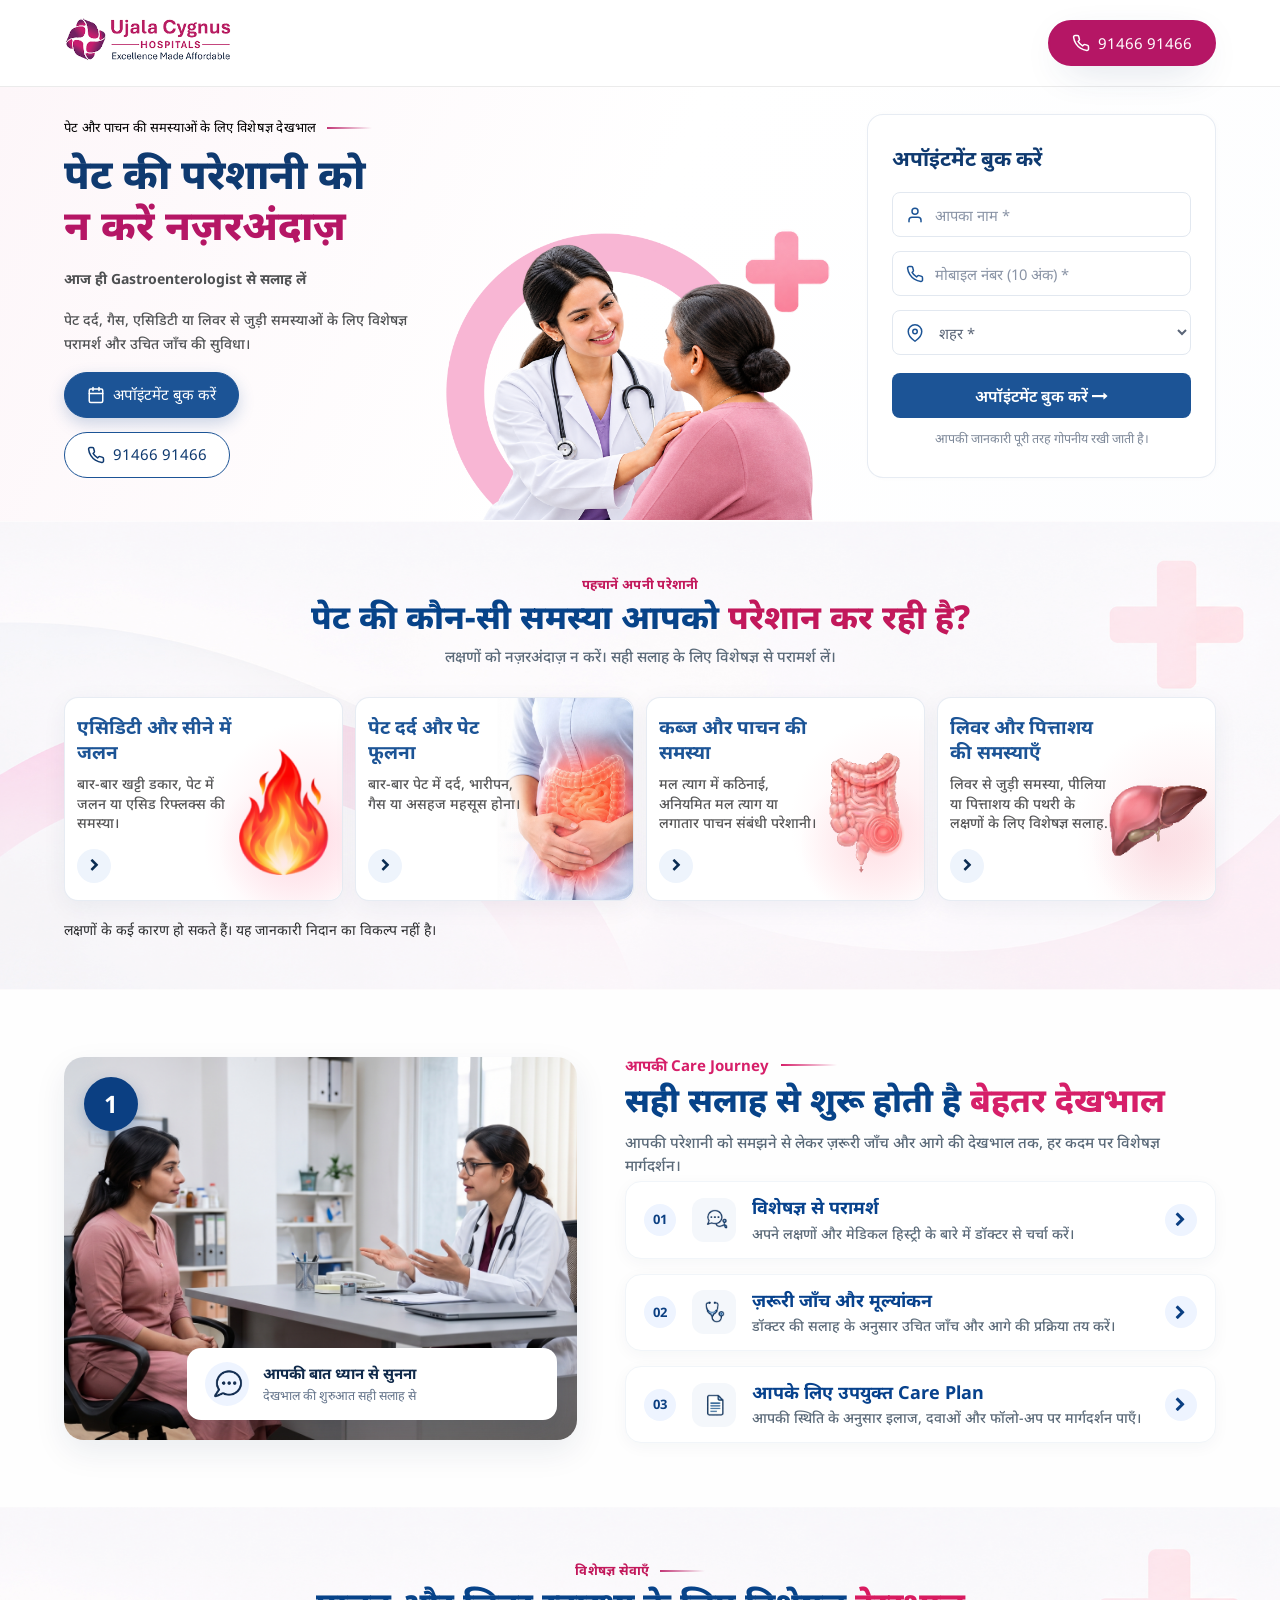
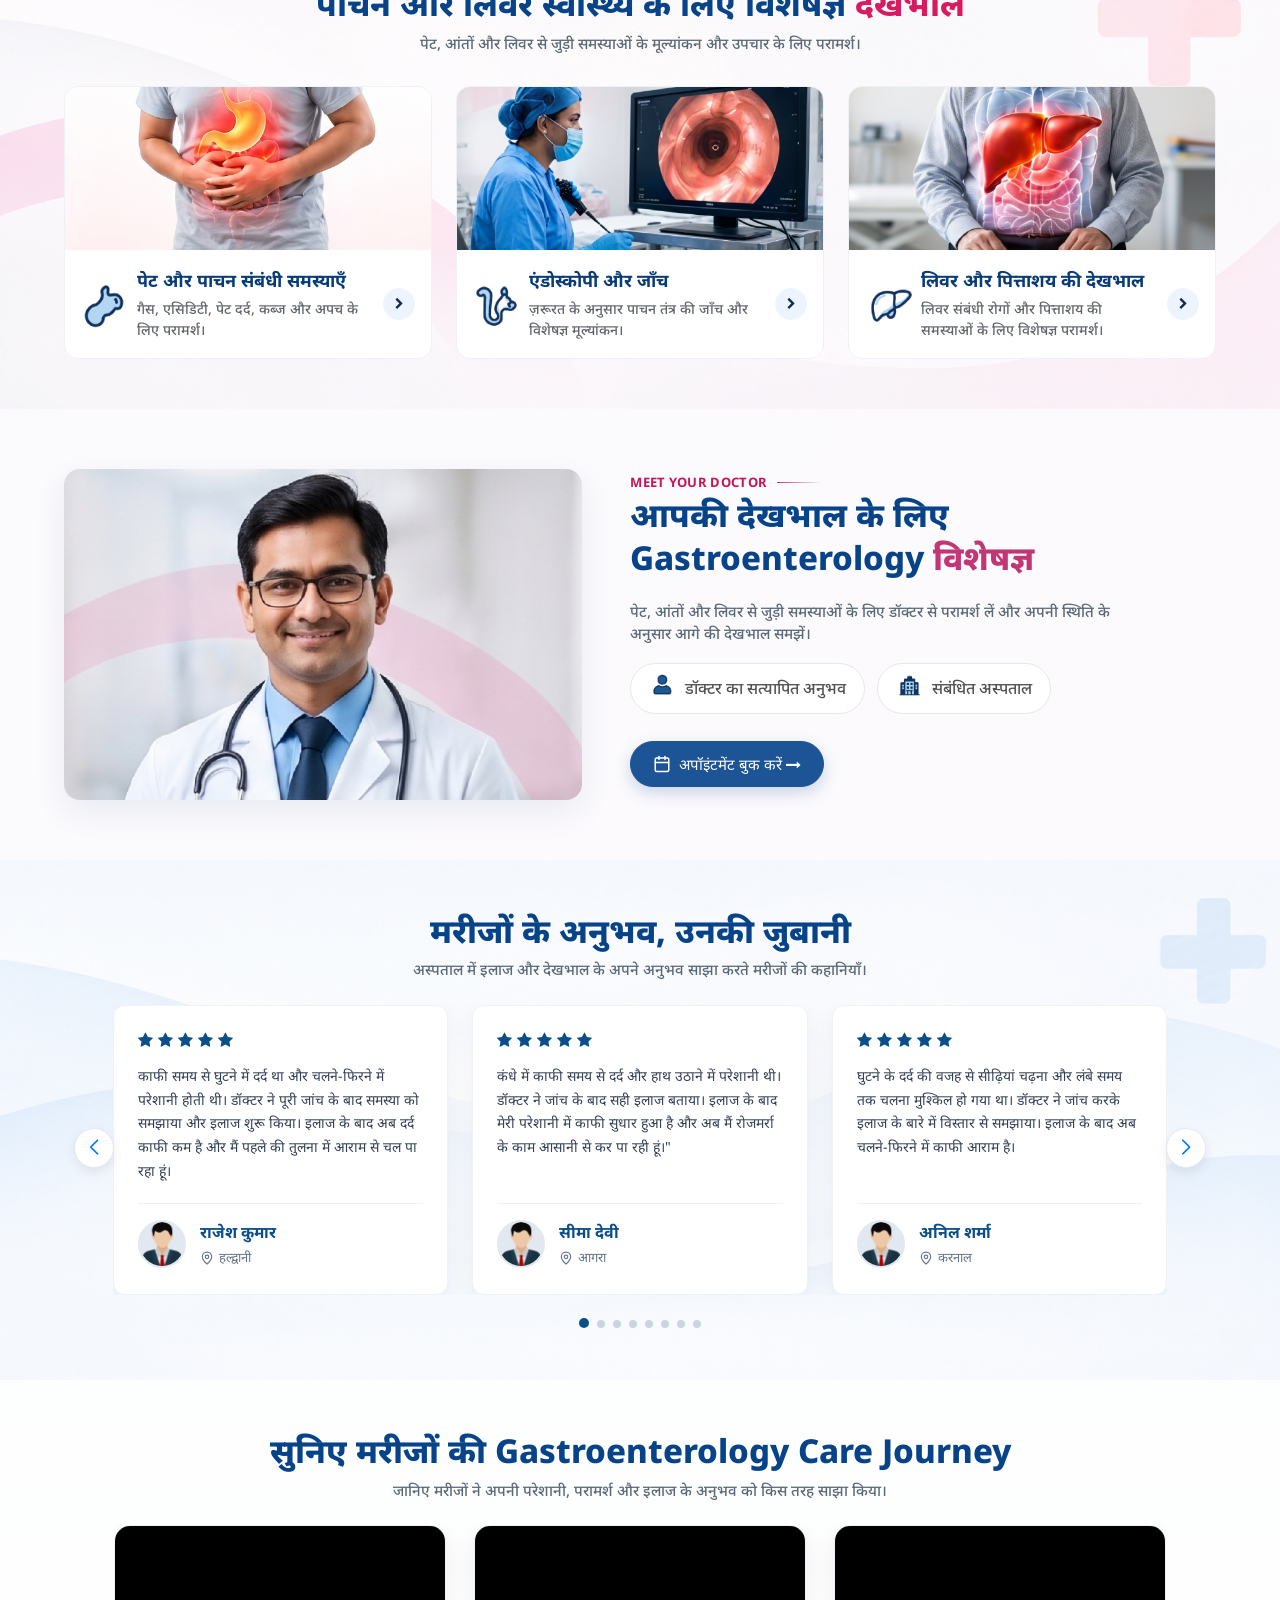
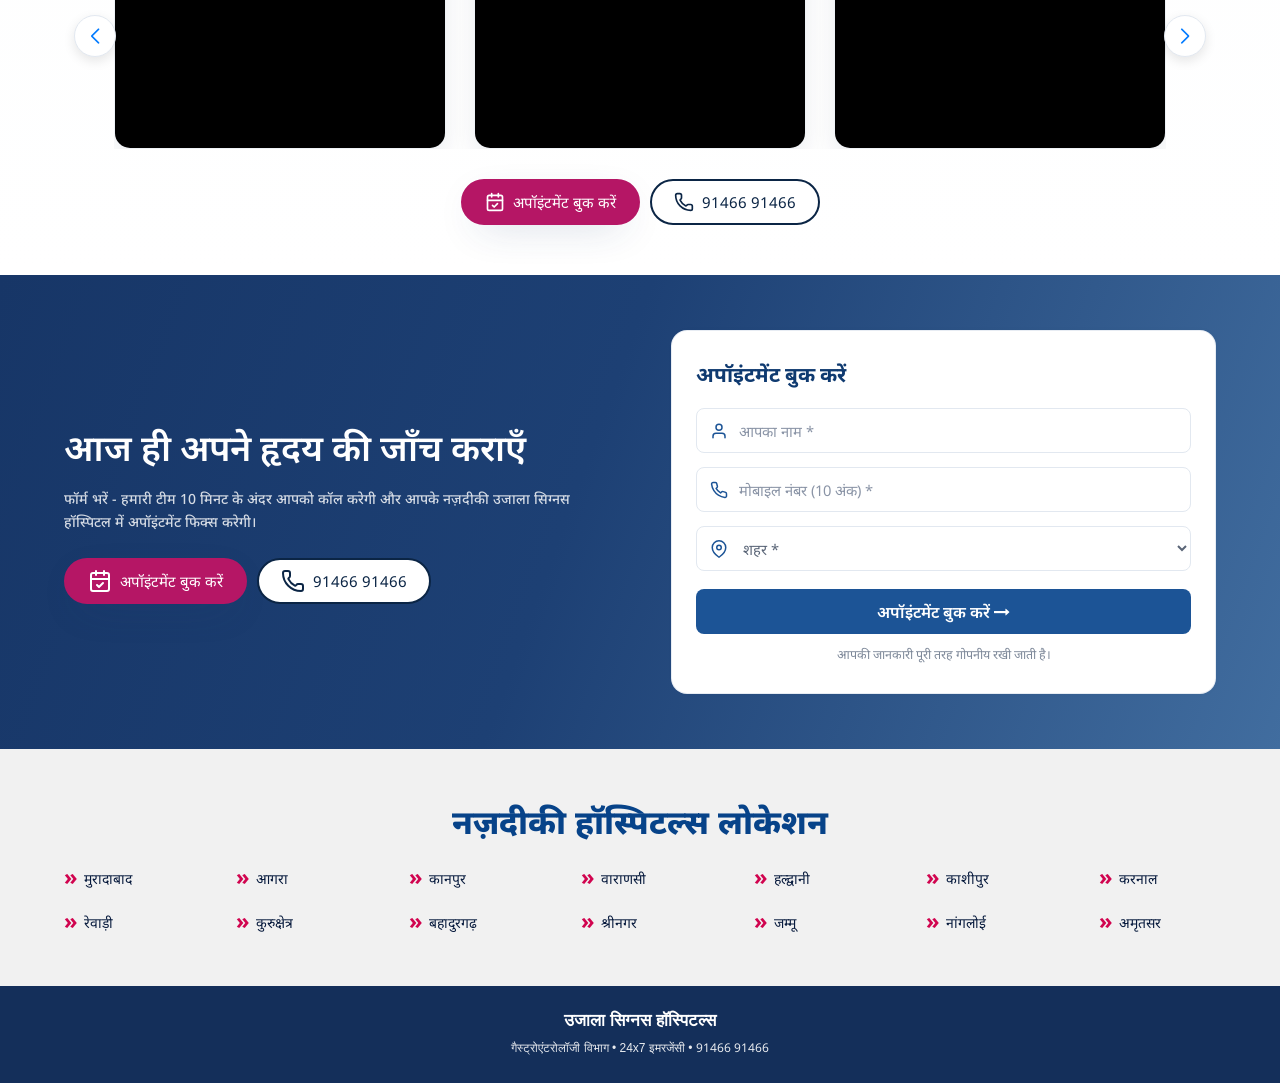
<file: index.html>
<!DOCTYPE html>
<html lang="hi">

<head>
    <meta charset="UTF-8">
    <meta name="next-size-adjust" />
    <meta name="viewport" content="width=device-width, initial-scale=1.0">
    <title>पेट और पाचन की समस्याओं के लिए विशेषज्ञ देखभाल | उजाला सिग्नस हॉस्पिटल्स</title>
    <meta name="description"
        content="पेट दर्द, गैस, एसिडिटी या लिवर से जुड़ी समस्याओं के लिए विशेषज्ञ परामर्श और उचित जाँच की सुविधा। आज ही Gastroenterologist से सलाह लें।">
    <link rel="icon" href="assets/images/favicon.ico" type="image/x-icon" sizes="59x59" />
  <link rel="preconnect" href="https://fonts.googleapis.com">
<link rel="preconnect" href="https://fonts.gstatic.com" crossorigin>
<link href="https://fonts.googleapis.com/css2?family=Noto+Sans:wght@400;500;600;700;800&display=swap" rel="stylesheet">
    <link rel="stylesheet" href="assets/css/style.css?v=2">
    <link rel="stylesheet" href="https://cdn.jsdelivr.net/npm/swiper@11/swiper-bundle.min.css" />
    <link rel="stylesheet" href="https://cdnjs.cloudflare.com/ajax/libs/font-awesome/4.7.0/css/font-awesome.min.css">
</head>

<body>
    <!-- Header section: keep the original logo and phone navigation. -->
    <header class="navbar hero-navbar" id="navbar">
        <div class="srcn-container">
            <div class="nav-container">
                <a href="index.html" class="exact-brand-logo">
                    <img src="assets/images/logo.png" alt="Ujala Cygnus Hospitals Logo" class="header-logo-img">
                </a>
                <a href="tel:9146691466" class="btn btn-speak-expert">
                    <svg width="18" height="18" viewBox="0 0 24 24" fill="none" stroke="currentColor" stroke-width="2"
                        stroke-linecap="round" stroke-linejoin="round">
                        <path
                            d="M22 16.92v3a2 2 0 0 1-2.18 2 19.79 19.79 0 0 1-8.63-3.07 19.5 19.5 0 0 1-6-6 19.79 19.79 0 0 1-3.07-8.67A2 2 0 0 1 4.11 2h3a2 2 0 0 1 2 1.72 12.84 12.84 0 0 0 .7 2.81 2 2 0 0 1-.45 2.11L8.09 9.91a16 16 0 0 0 6 6l1.27-1.27a2 2 0 0 1 2.11-.45 12.84 12.84 0 0 0 2.81.7A2 2 0 0 1 22 16.92z">
                        </path>
                    </svg>
                    <span>91466 91466</span>
                </a>
            </div>
        </div>
    </header>

    <!-- Mobile Sticky Dropdown Bar (Phone View) -->
    <div class="mobile-sticky-bar" id="mobileStickyBar">
        <div class="srcn-container">
            <div class="mobile-sticky-pill" id="mobileStickyToggle" role="button" tabindex="0" aria-expanded="false" aria-label="अपॉइंटमेंट बुक करें ड्रॉपडाउन">
                <div class="pill-content-left">
                    <span class="pill-phone-icon">
                        <svg width="18" height="18" viewBox="0 0 24 24" fill="#16a34a" aria-hidden="true">
                            <path d="M20.01 15.38c-1.23 0-2.42-.2-3.53-.56a.977.977 0 00-1.01.24l-2.2 2.2a15.048 15.048 0 01-6.59-6.59l2.2-2.21a.96.96 0 00.25-1A11.396 11.396 0 018.57 3.9c0-.55-.45-1-1-1H4c-.55 0-1 .45-1 1 0 9.39 7.61 17 17 17 .55 0 1-.45 1-1v-3.52c0-.55-.45-1-.99-1z"/>
                        </svg>
                    </span>
                    <span class="pill-title">अपॉइंटमेंट बुक करें</span>
                </div>
                <span class="pill-chevron-box">
                    <svg class="pill-chevron-icon" width="14" height="14" viewBox="0 0 24 24" fill="none" stroke="currentColor" stroke-width="2.5" stroke-linecap="round" stroke-linejoin="round" aria-hidden="true">
                        <polyline points="6 9 12 15 18 9"></polyline>
                    </svg>
                </span>
            </div>

            <!-- Dropdown Form Card -->
            <div class="mobile-sticky-dropdown" id="mobileStickyDropdown">
                <div class="form-card mobile-form-card">
                    <div class="mobile-dropdown-header">
                        <h2 class="form-title">अपॉइंटमेंट बुक करें</h2>
                        <button type="button" class="mobile-dropdown-close" id="closeMobileDropdown" aria-label="बंद करें">
                            <svg width="20" height="20" viewBox="0 0 24 24" fill="none" stroke="currentColor" stroke-width="2" stroke-linecap="round" stroke-linejoin="round">
                                <line x1="18" y1="6" x2="6" y2="18"></line>
                                <line x1="6" y1="6" x2="18" y2="18"></line>
                            </svg>
                        </button>
                    </div>

                    <form action="thank-you.html" method="get" class="callback-form" id="mobileLeadForm">
                        <div class="input-group">
                            <span class="input-icon">
                                <svg width="18" height="18" viewBox="0 0 24 24" fill="none" stroke="currentColor"
                                    stroke-width="2" stroke-linecap="round" stroke-linejoin="round">
                                    <path d="M20 21v-2a4 4 0 0 0-4-4H8a4 4 0 0 0-4 4v2"></path>
                                    <circle cx="12" cy="7" r="4"></circle>
                                </svg>
                            </span>
                            <input type="text" name="name" placeholder="आपका नाम *" required />
                        </div>

                        <div class="input-group">
                            <span class="input-icon">
                                <svg width="18" height="18" viewBox="0 0 24 24" fill="none" stroke="currentColor"
                                    stroke-width="2" stroke-linecap="round" stroke-linejoin="round">
                                    <path
                                        d="M22 16.92v3a2 2 0 0 1-2.18 2 19.79 19.79 0 0 1-8.63-3.07 19.5 19.5 0 0 1-6-6 19.79 19.79 0 0 1-3.07-8.67A2 2 0 0 1 4.11 2h3a2 2 0 0 1 2 1.72 12.84 12.84 0 0 0 .7 2.81 2 2 0 0 1-.45 2.11L8.09 9.91a16 16 0 0 0 6 6l1.27-1.27a2 2 0 0 1 2.11-.45 12.84 12.84 0 0 0 2.81.7A2 2 0 0 1 22 16.92z">
                                    </path>
                                </svg>
                            </span>
                            <input type="tel" name="phone" placeholder="मोबाइल नंबर (10 अंक) *" pattern="[0-9]{10}"
                                maxlength="10" required />
                        </div>

                        <div class="input-group">
                            <span class="input-icon">
                                <svg width="18" height="18" viewBox="0 0 24 24" fill="none" stroke="currentColor"
                                    stroke-width="2" stroke-linecap="round" stroke-linejoin="round">
                                    <path d="M21 10c0 7-9 13-9 13s-9-6-9-13a9 9 0 0 1 18 0z"></path>
                                    <circle cx="12" cy="10" r="3"></circle>
                                </svg>
                            </span>
                            <select name="city" required>
                                <option value="" disabled selected>शहर *</option>
                                <option value="delhi">दिल्ली</option>
                                <option value="noida">नोएडा</option>
                                <option value="sonipat">सोनीपत</option>
                                <option value="kurukshetra">कुरुक्षेत्र</option>
                                <option value="varanasi">वाराणसी</option>
                                <option value="kanpur">कानपुर</option>
                            </select>
                        </div>

                        <button type="submit" class="btn-submit">अपॉइंटमेंट बुक करें <i class="fa fa-long-arrow-right"
                                aria-hidden="true"></i></button>
                    </form>

                    <p class="privacy-note">आपकी जानकारी पूरी तरह गोपनीय रखी जाती है।</p>
                </div>
            </div>
        </div>
    </div>

    <!-- Mobile Dropdown Backdrop -->
    <div class="mobile-sticky-backdrop" id="mobileStickyBackdrop"></div>

    <section class="hero-banner">
        <div class="srcn-container">
            <div class="hero-container">
                <div class="hero-content">
                    <span class="hero-pink-sub accent-lines section-eyebrow section-eyebrow">पेट और पाचन की समस्याओं के
                        लिए विशेषज्ञ
                        देखभाल</span>

                    <h1 class="hero-title">
                        पेट की परेशानी को
                        <span class="text-navy"> न करें नज़रअंदाज़
                        </span>
                    </h1>

                    <span class="hero-subtitle">
                        <b>
                            आज ही Gastroenterologist से सलाह लें
                        </b>
                    </span>
                    <p class="hero-subtitle">पेट दर्द, गैस, एसिडिटी या लिवर से जुड़ी समस्याओं के लिए विशेषज्ञ परामर्श और
                        उचित जाँच की सुविधा।
                    </p>

                    <div class="hero-actions">
                        <a href="#callback-form" class="btn btn-primary">
                            <svg width="18" height="18" viewBox="0 0 24 24" fill="none" stroke="currentColor"
                                stroke-width="2" stroke-linecap="round" stroke-linejoin="round">
                                <rect x="3" y="4" width="18" height="18" rx="2" ry="2"></rect>
                                <line x1="16" y1="2" x2="16" y2="6"></line>
                                <line x1="8" y1="2" x2="8" y2="6"></line>
                                <line x1="3" y1="10" x2="21" y2="10"></line>
                            </svg>
                            <span>अपॉइंटमेंट बुक करें </span>
                        </a>

                        <a href="tel:9146691466" class="btn btn-outline">
                            <svg width="18" height="18" viewBox="0 0 24 24" fill="none" stroke="currentColor"
                                stroke-width="2" stroke-linecap="round" stroke-linejoin="round">
                                <path
                                    d="M22 16.92v3a2 2 0 0 1-2.18 2 19.79 19.79 0 0 1-8.63-3.07 19.5 19.5 0 0 1-6-6 19.79 19.79 0 0 1-3.07-8.67A2 2 0 0 1 4.11 2h3a2 2 0 0 1 2 1.72 12.84 12.84 0 0 0 .7 2.81 2 2 0 0 1-.45 2.11L8.09 9.91a16 16 0 0 0 6 6l1.27-1.27a2 2 0 0 1 2.11-.45 12.84 12.84 0 0 0 2.81.7A2 2 0 0 1 22 16.92z">
                                </path>
                            </svg>
                            <span>91466 91466</span>
                        </a>
                    </div>
                </div>
                <div class="hero-spacer" aria-hidden="true">
                    <img src="assets/images/compassionate-doctor-patient-consultation-img.webp" alt="">
                </div>

                <div class="form-card" id="callback-form">
                    <h2 class="form-title">अपॉइंटमेंट बुक करें</h2>

                    <form action="thank-you.html" method="get" class="callback-form" id="leadForm">
                        <div class="input-group">
                            <span class="input-icon">
                                <svg width="18" height="18" viewBox="0 0 24 24" fill="none" stroke="currentColor"
                                    stroke-width="2" stroke-linecap="round" stroke-linejoin="round">
                                    <path d="M20 21v-2a4 4 0 0 0-4-4H8a4 4 0 0 0-4 4v2"></path>
                                    <circle cx="12" cy="7" r="4"></circle>
                                </svg>
                            </span>
                            <input type="text" name="name" placeholder="आपका नाम *" required />
                        </div>

                        <div class="input-group">
                            <span class="input-icon">
                                <svg width="18" height="18" viewBox="0 0 24 24" fill="none" stroke="currentColor"
                                    stroke-width="2" stroke-linecap="round" stroke-linejoin="round">
                                    <path
                                        d="M22 16.92v3a2 2 0 0 1-2.18 2 19.79 19.79 0 0 1-8.63-3.07 19.5 19.5 0 0 1-6-6 19.79 19.79 0 0 1-3.07-8.67A2 2 0 0 1 4.11 2h3a2 2 0 0 1 2 1.72 12.84 12.84 0 0 0 .7 2.81 2 2 0 0 1-.45 2.11L8.09 9.91a16 16 0 0 0 6 6l1.27-1.27a2 2 0 0 1 2.11-.45 12.84 12.84 0 0 0 2.81.7A2 2 0 0 1 22 16.92z">
                                    </path>
                                </svg>
                            </span>
                            <input type="tel" name="phone" placeholder="मोबाइल नंबर (10 अंक) *" pattern="[0-9]{10}"
                                maxlength="10" required />
                        </div>

                        <div class="input-group">
                            <span class="input-icon">
                                <svg width="18" height="18" viewBox="0 0 24 24" fill="none" stroke="currentColor"
                                    stroke-width="2" stroke-linecap="round" stroke-linejoin="round">
                                    <path d="M21 10c0 7-9 13-9 13s-9-6-9-13a9 9 0 0 1 18 0z"></path>
                                    <circle cx="12" cy="10" r="3"></circle>
                                </svg>
                            </span>
                            <select name="city" required>
                                <option value="" disabled selected>शहर *</option>
                                <option value="delhi">दिल्ली</option>
                                <option value="noida">नोएडा</option>
                                <option value="sonipat">सोनीपत</option>
                                <option value="kurukshetra">कुरुक्षेत्र</option>
                                <option value="varanasi">वाराणसी</option>
                                <option value="kanpur">कानपुर</option>
                            </select>
                        </div>

                        <button type="submit" class="btn-submit">अपॉइंटमेंट बुक करें <i class="fa fa-long-arrow-right"
                                aria-hidden="true"></i></button>
                    </form>

                    <p class="privacy-note">आपकी जानकारी पूरी तरह गोपनीय रखी जाती है।</p>
                </div>
            </div>
        </div>
    </section>

    <!-- Digestive symptoms section: help visitors recognize common concerns. -->
    <section class="section problem-section  services-section-banner" id="problems">
        <div class="srcn-container">
            <div class="section-header text-center">
                <span class="section-pill-badge">पहचानें अपनी परेशानी</span>
                <h2 class="section-title">
                    पेट की कौन-सी समस्या आपको
                    <span class="text-highlight"> परेशान कर रही है?</span>
                </h2>
                <p class="section-subtitle">
                    लक्षणों को नज़रअंदाज़ न करें। सही सलाह के लिए विशेषज्ञ से परामर्श लें।
                </p>
            </div>

            <div class="problem-cards-grid">
                <!-- Card 1: Acidity -->
                <div class="problem-card">
                    <div class="problem-card-inner">
                        <div class="problem-card-content">
                            <h3 class="problem-card-title">एसिडिटी और सीने में जलन</h3>
                            <p class="problem-card-desc">बार-बार खट्टी डकार, पेट में जलन या एसिड रिफ्लक्स की समस्या।</p>
                        </div>
                        <div class="problem-card-visual card-acidity">
                            <img src="assets/images/Glossy-Layered-Icon-img.webp" alt="एसिडिटी और सीने में जलन"
                                class="problem-card-icon">
                        </div>
                    </div>
                    <a href="#doctors" class="problem-card-arrow" aria-label="एसिडिटी और सीने में जलन परामर्श">
                        <i class="fa fa-chevron-right" aria-hidden="true"></i>
                    </a>
                </div>

                <!-- Card 2: Stomach Pain & Indigestion -->
                <div class="problem-card">
                    <div class="problem-card-inner">
                        <div class="problem-card-content">
                            <h3 class="problem-card-title">पेट दर्द और पेट फूलना</h3>
                            <p class="problem-card-desc">बार-बार पेट में दर्द, भारीपन, गैस या असहज महसूस होना।</p>
                        </div>
                        <div class="problem-card-visual card-stomachs">
                            <img src="assets/images/problem-stomach-img.webp" alt="पेट दर्द और अपच"
                                class="problem-card-icon">
                        </div>
                    </div>
                    <a href="#doctors" class="problem-card-arrow" aria-label="पेट दर्द और अपच परामर्श">
                        <i class="fa fa-chevron-right" aria-hidden="true"></i>
                    </a>
                </div>

                <!-- Card 3: Constipation or Diarrhea -->
                <div class="problem-card">
                    <div class="problem-card-inner">
                        <div class="problem-card-content">
                            <h3 class="problem-card-title">कब्ज और पाचन की समस्या</h3>
                            <p class="problem-card-desc">मल त्याग में कठिनाई, अनियमित मल त्याग या लगातार पाचन संबंधी
                                परेशानी।</p>
                        </div>
                        <div class="problem-card-visual card-constipation">
                            <img src="assets/images/problem-constipation-img.webp" alt="कब्ज या दस्त"
                                class="problem-card-icon">
                        </div>
                    </div>
                    <a href="#doctors" class="problem-card-arrow" aria-label="कब्ज या दस्त परामर्श">
                        <i class="fa fa-chevron-right" aria-hidden="true"></i>
                    </a>
                </div>

                <!-- Card 4: Liver Related Issues -->
                <div class="problem-card">
                    <div class="problem-card-inner">
                        <div class="problem-card-content">
                            <h3 class="problem-card-title">लिवर और पित्ताशय की समस्याएँ</h3>
                            <p class="problem-card-desc">लिवर से जुड़ी समस्या, पीलिया या पित्ताशय की पथरी के लक्षणों के
                                लिए विशेषज्ञ सलाह.</p>
                        </div>
                        <div class="problem-card-visual card-liver">
                            <img src="assets/images/problem-liver-img.webp" alt="लिवर संबंधित समस्याएँ"
                                class="problem-card-icon">
                        </div>
                    </div>
                    <a href="#doctors" class="problem-card-arrow" aria-label="लिवर संबंधित समस्याएँ परामर्श">
                        <i class="fa fa-chevron-right" aria-hidden="true"></i>
                    </a>
                </div>
            </div>

            <p class="problem-disclaimer-text">
                लक्षणों के कई कारण हो सकते हैं। यह जानकारी निदान का विकल्प नहीं है।
            </p>
        </div>
    </section>


    <!-- Care journey section: explain the consultation, tests, and care plan. -->
    <section class="care-journey-section" id="care-journey">
        <div class="srcn-container">
            <div class=" care-journey-layout">
                <div class="care-journey-photo ">
                    <img src="assets/images/care-journey-consultation-img.webp"
                        alt="डॉक्टर से पाचन संबंधी समस्या पर परामर्श लेती मरीज़">
                    <span class="journey-photo-number" aria-hidden="true">1</span>
                    <div class="journey-photo-note">
                        <span class="journey-note-icon"><img src="assets/images/chat-icon-img.webp"
                                alt="आपकी बात ध्यान से सुनना"></span>
                        <span>
                            <strong>आपकी बात ध्यान से सुनना</strong>
                            <small>देखभाल की शुरुआत सही सलाह से</small>
                        </span>
                    </div>
                </div>

                <div class="care-journey-content">
                    <span class="section-eyebrow">आपकी Care Journey</span>
                    <h2 class="section-title">सही सलाह से शुरू होती है <span class="text-highlight">बेहतर देखभाल</span>
                    </h2>
                    <p class="section-subtitle">आपकी परेशानी को समझने से लेकर ज़रूरी जाँच और आगे की देखभाल तक, हर कदम पर
                        विशेषज्ञ मार्गदर्शन।</p>
                    <ol class="journey-steps">
                        <li class="journey-step">
                            <span class="journey-step-number">01</span>
                            <span class="journey-step-icon" aria-hidden="true">
                                <img src="assets/images/Consultation-img.webp" alt="">
                            </span>
                            <span class="journey-step-copy">
                                <strong> विशेषज्ञ से परामर्श</strong>
                                <small>अपने लक्षणों और मेडिकल हिस्ट्री के बारे में डॉक्टर से चर्चा करें।</small>
                            </span>
                            <span class="journey-step-arrow" aria-hidden="true"><i class="fa fa-chevron-right"
                                    aria-hidden="true"></i></span>
                        </li>
                        <li class="journey-step">
                            <span class="journey-step-number">02</span>
                            <span class="journey-step-icon" aria-hidden="true">
                                <img src="assets/images/necessary-check-ups-img.webp" alt="">
                            </span>
                            <span class="journey-step-copy">
                                <strong> ज़रूरी जाँच और मूल्यांकन</strong>
                                <small>डॉक्टर की सलाह के अनुसार उचित जाँच और आगे की प्रक्रिया तय करें।</small>
                            </span>
                            <span class="journey-step-arrow" aria-hidden="true"><i class="fa fa-chevron-right"
                                    aria-hidden="true"></i></span>
                        </li>
                        <li class="journey-step">
                            <span class="journey-step-number">03</span>
                            <span class="journey-step-icon" aria-hidden="true">
                                <img src="assets/images/treatment-plan.webp" alt="">
                            </span>
                            <span class="journey-step-copy">
                                <strong>आपके लिए उपयुक्त Care Plan</strong>
                                <small>आपकी स्थिति के अनुसार इलाज, दवाओं और फॉलो-अप पर मार्गदर्शन पाएँ।</small>
                            </span>
                            <span class="journey-step-arrow" aria-hidden="true"><i class="fa fa-chevron-right"
                                    aria-hidden="true"></i></span>
                        </li>
                    </ol>
                </div>
            </div>

        </div>
    </section>

    <!-- Digestive services section: show consultation, diagnostics, and liver care. -->
    <section class="services-section services-section-banner" id="services">
        <div class="srcn-container">
            <div class="section-header text-center">
                <span class="section-eyebrow section-pill-badge">विशेषज्ञ सेवाएँ</span>
                <h2 class="section-title section-title">पाचन और लिवर स्वास्थ्य के लिए विशेषज्ञ <span
                        class="text-highlight">देखभाल</span></h2>
                <p class="section-subtitle ">पेट, आंतों और लिवर से जुड़ी समस्याओं के मूल्यांकन और उपचार के लिए परामर्श।
                </p>
            </div>

            <div class="cards-grid">
                <a href="#doctors" class="service-card">
                    <div class="card-image-wrap">
                        <img src="assets/images/stomach-care-img.webp" alt="पेट की परेशानी के लिए डॉक्टर से परामर्श">
                    </div>
                    <div class="card-body">
                        <div class="card-body-icon-img">
                            <img src="assets/images/expert-consultation-img.webp" alt="विशेषज्ञ परामर्श आइकन">
                        </div>
                        <span class="card-arrow" aria-hidden="true">
                            <i class="fa fa-chevron-right" aria-hidden="true"></i>
                        </span>
                        <h3 class="card-title">पेट और पाचन संबंधी समस्याएँ</h3>
                        <p class="card-desc">गैस, एसिडिटी, पेट दर्द, कब्ज और अपच के लिए परामर्श।</p>
                    </div>
                </a>

                <a href="#doctors" class="service-card">
                    <div class="card-image-wrap">
                        <img src="assets/images/endoscopy-service.webp" alt="एंडोस्कोपी और पाचन संबंधी जाँच">
                    </div>
                    <div class="card-body">
                        <div class="card-body-icon-img">
                            <img src="assets/images/tests-and-diagnostics-img.webp" alt="एंडोस्कोपी और जाँच">
                        </div>
                        <span class="card-arrow" aria-hidden="true">
                            <i class="fa fa-chevron-right" aria-hidden="true"></i>
                        </span>
                        <h3 class="card-title">एंडोस्कोपी और जाँच</h3>
                        <p class="card-desc">ज़रूरत के अनुसार पाचन तंत्र की जाँच और विशेषज्ञ मूल्यांकन।</p>
                    </div>
                </a>

                <a href="#doctors" class="service-card">
                    <div class="card-image-wrap">
                        <img src="assets/images/liver-care-img.webp" alt="लिवर और पाचन स्वास्थ्य की देखभाल">
                    </div>
                    <div class="card-body">
                        <div class="card-body-icon-img">
                            <img src="assets/images/liver-digestion-care-img.webp" alt="लिवर और पाचन देखभाल आइकन">
                        </div>
                        <span class="card-arrow" aria-hidden="true">
                            <i class="fa fa-chevron-right" aria-hidden="true"></i>
                        </span>
                        <h3 class="card-title">लिवर और पित्ताशय की देखभाल</h3>
                        <p class="card-desc">लिवर संबंधी रोगों और पित्ताशय की समस्याओं के लिए विशेषज्ञ परामर्श।</p>
                    </div>
                </a>
            </div>
        </div>
    </section>

    <!-- Meet the doctor section: introduce digestive-care consultation. -->
    <section class="meet-doctor-section" id="doctors">
        <div class="srcn-container meet-doctor-card">
            <div class="meet-doctor-photo"><img src="assets/images/meet-doctor-img.webp"
                    alt="पाचन स्वास्थ्य के लिए परामर्श देते डॉक्टर"></div>
            <div class="meet-doctor-content hospital-locations">
                <span class="section-eyebrow section-pill-badge">MEET YOUR DOCTOR</span>
                <h2 class="section-title ">आपकी देखभाल के लिए Gastroenterology <span
                        class="text-highlight">विशेषज्ञ</span></h2>
                <p class="section-subtitle">पेट, आंतों और लिवर से जुड़ी समस्याओं के लिए डॉक्टर से परामर्श लें और अपनी
                    स्थिति के अनुसार आगे की देखभाल समझें।</p>
                <div>
                    <div class="trust-badges">
                        <div class="trust-badge">
                            <span class="trust-badge-icon">
                                <img src="assets/images/consultation-digestive-health-img.webp"
                                    alt="डॉक्टर का सत्यापित अनुभव">
                            </span>
                            <span class="trust-badge-text">डॉक्टर का सत्यापित अनुभव</span>
                        </div>

                        <div class="trust-badge">
                            <span class="trust-badge-icon">
                                <img src="assets/images/guidance-testing-img.webp" alt="संबंधित अस्पताल">
                            </span>
                            <span class="trust-badge-text">संबंधित अस्पताल</span>
                        </div>
                    </div>
                </div>
                <a href="#callback-form" class="btn btn-primary">
                    <svg width="18" height="18" viewBox="0 0 24 24" fill="none" stroke="currentColor" stroke-width="2"
                        stroke-linecap="round" stroke-linejoin="round">
                        <rect x="3" y="4" width="18" height="18" rx="2" ry="2"></rect>
                        <line x1="16" y1="2" x2="16" y2="6"></line>
                        <line x1="8" y1="2" x2="8" y2="6"></line>
                        <line x1="3" y1="10" x2="21" y2="10"></line>
                    </svg>
                    <span>अपॉइंटमेंट बुक करें <i class="fa fa-long-arrow-right" aria-hidden="true"></i></span>
                </a>
            </div>
        </div>
    </section>

    <!-- Patient reviews section: display patient feedback. -->
    <section class="section reviews-section">
        <div class="srcn-container">

            <div class="section-heading stats-main-heading hospital-locations">

                <h2 class="section-title">मरीजों के अनुभव, उनकी जुबानी</h2>
                <p class="section-subtitle">अस्पताल में इलाज और देखभाल के अपने अनुभव साझा करते मरीजों की कहानियाँ।</p>
            </div>

            <div class="review-slider-wrapper">
                <div class="swiper review-slider">
                    <div class="swiper-wrapper">

                        <div class="swiper-slide">
                            <article class="review-card">
                                <div class="review-card-wrapper-inner">
                                    <div class="stars">
                                        <i class="fa fa-star" aria-hidden="true"></i>
                                        <i class="fa fa-star" aria-hidden="true"></i>
                                        <i class="fa fa-star" aria-hidden="true"></i>
                                        <i class="fa fa-star" aria-hidden="true"></i>
                                        <i class="fa fa-star" aria-hidden="true"></i>
                                    </div>

                                    <div class="review-card-content-area">
                                        <p>
                                            काफी समय से घुटने में दर्द था और चलने-फिरने में परेशानी होती थी। डॉक्टर ने
                                            पूरी जांच के बाद समस्या को समझाया और इलाज शुरू किया। इलाज के बाद अब दर्द
                                            काफी कम है और मैं पहले की तुलना में आराम से चल पा रहा हूं।
                                        </p>
                                    </div>

                                    <div class="review-user">
                                        <div class="review-user-info">
                                            <div class="review-user-image-wrapper">
                                                <img src="assets/images/review-user-1.jpg" alt="Review User"
                                                    class="review-user-image">
                                            </div>
                                            <div class="review-user-location-wrapper">
                                                <h3>राजेश कुमार </h3>
                                                <div class="review-user-location-wrappers">
                                                    <span class="review-user-location-icon">
                                                        <svg xmlns="http://www.w3.org/2000/svg" width="24" height="24"
                                                            viewBox="0 0 24 24" fill="none" stroke="currentColor"
                                                            stroke-width="2" stroke-linecap="round"
                                                            stroke-linejoin="round"
                                                            class="lucide lucide-map-pin h-3 w-3" aria-hidden="true">
                                                            <path
                                                                d="M20 10c0 4.993-5.539 10.193-7.399 11.799a1 1 0 0 1-1.202 0C9.539 20.193 4 14.993 4 10a8 8 0 0 1 16 0">
                                                            </path>
                                                            <circle cx="12" cy="10" r="3"></circle>
                                                        </svg>
                                                    </span>
                                                    <span class="review-user-location">हल्द्वानी</span>
                                                </div>
                                            </div>
                                        </div>
                                    </div>
                                </div>
                            </article>
                        </div>


                        <div class="swiper-slide">
                            <article class="review-card">
                                <div class="review-card-wrapper-inner">
                                    <div class="stars">
                                        <i class="fa fa-star" aria-hidden="true"></i>
                                        <i class="fa fa-star" aria-hidden="true"></i>
                                        <i class="fa fa-star" aria-hidden="true"></i>
                                        <i class="fa fa-star" aria-hidden="true"></i>
                                        <i class="fa fa-star" aria-hidden="true"></i>
                                    </div>

                                    <div class="review-card-content-area">
                                        <p>
                                            कंधे में काफी समय से दर्द और हाथ उठाने में परेशानी थी। डॉक्टर ने जांच के बाद
                                            सही इलाज बताया। इलाज के बाद मेरी परेशानी में काफी सुधार हुआ है और अब मैं
                                            रोजमर्रा के काम आसानी से कर पा रही हूं।"
                                        </p>
                                    </div>

                                    <div class="review-user">
                                        <div class="review-user-info">
                                            <div class="review-user-image-wrapper">
                                                <img src="assets/images/review-user-1.jpg" alt="Review User"
                                                    class="review-user-image">
                                            </div>
                                            <div class="review-user-location-wrapper">
                                                <h3>सीमा देवी </h3>
                                                <div class="review-user-location-wrappers">
                                                    <span class="review-user-location-icon">
                                                        <svg xmlns="http://www.w3.org/2000/svg" width="24" height="24"
                                                            viewBox="0 0 24 24" fill="none" stroke="currentColor"
                                                            stroke-width="2" stroke-linecap="round"
                                                            stroke-linejoin="round"
                                                            class="lucide lucide-map-pin h-3 w-3" aria-hidden="true">
                                                            <path
                                                                d="M20 10c0 4.993-5.539 10.193-7.399 11.799a1 1 0 0 1-1.202 0C9.539 20.193 4 14.993 4 10a8 8 0 0 1 16 0">
                                                            </path>
                                                            <circle cx="12" cy="10" r="3"></circle>
                                                        </svg>
                                                    </span>
                                                    <span class="review-user-location">आगरा </span>
                                                </div>
                                            </div>
                                        </div>
                                    </div>
                                </div>
                            </article>
                        </div>


                        <div class="swiper-slide">
                            <article class="review-card">
                                <div class="review-card-wrapper-inner">
                                    <div class="stars">
                                        <i class="fa fa-star" aria-hidden="true"></i>
                                        <i class="fa fa-star" aria-hidden="true"></i>
                                        <i class="fa fa-star" aria-hidden="true"></i>
                                        <i class="fa fa-star" aria-hidden="true"></i>
                                        <i class="fa fa-star" aria-hidden="true"></i>
                                    </div>

                                    <div class="review-card-content-area">
                                        <p>
                                            घुटने के दर्द की वजह से सीढ़ियां चढ़ना और लंबे समय तक चलना मुश्किल हो गया
                                            था। डॉक्टर ने जांच करके इलाज के बारे में विस्तार से समझाया। इलाज के बाद अब
                                            चलने-फिरने में काफी आराम है।
                                        </p>
                                    </div>

                                    <div class="review-user">
                                        <div class="review-user-info">
                                            <div class="review-user-image-wrapper">
                                                <img src="assets/images/review-user-1.jpg" alt="Review User"
                                                    class="review-user-image">
                                            </div>
                                            <div class="review-user-location-wrapper">
                                                <h3>अनिल शर्मा </h3>
                                                <div class="review-user-location-wrappers">
                                                    <span class="review-user-location-icon">
                                                        <svg xmlns="http://www.w3.org/2000/svg" width="24" height="24"
                                                            viewBox="0 0 24 24" fill="none" stroke="currentColor"
                                                            stroke-width="2" stroke-linecap="round"
                                                            stroke-linejoin="round"
                                                            class="lucide lucide-map-pin h-3 w-3" aria-hidden="true">
                                                            <path
                                                                d="M20 10c0 4.993-5.539 10.193-7.399 11.799a1 1 0 0 1-1.202 0C9.539 20.193 4 14.993 4 10a8 8 0 0 1 16 0">
                                                            </path>
                                                            <circle cx="12" cy="10" r="3"></circle>
                                                        </svg>
                                                    </span>
                                                    <span class="review-user-location">करनाल </span>
                                                </div>
                                            </div>
                                        </div>
                                    </div>
                                </div>
                            </article>
                        </div>

                        <div class="swiper-slide">
                            <article class="review-card">
                                <div class="review-card-wrapper-inner">
                                    <div class="stars">
                                        <i class="fa fa-star" aria-hidden="true"></i>
                                        <i class="fa fa-star" aria-hidden="true"></i>
                                        <i class="fa fa-star" aria-hidden="true"></i>
                                        <i class="fa fa-star" aria-hidden="true"></i>
                                        <i class="fa fa-star" aria-hidden="true"></i>
                                    </div>

                                    <div class="review-card-content-area">
                                        <p>
                                            कमर दर्द की समस्या काफी समय से परेशान कर रही थी। बैठने और उठने में भी दिक्कत
                                            होती थी। डॉक्टर ने मेरी जांच की और सही इलाज बताया। अब दर्द में काफी राहत है
                                            और मैं अपने रोजमर्रा के काम बेहतर तरीके से कर पा रही हूं।
                                        </p>
                                    </div>

                                    <div class="review-user">
                                        <div class="review-user-info">
                                            <div class="review-user-image-wrapper">
                                                <img src="assets/images/review-user-1.jpg" alt="Review User"
                                                    class="review-user-image">
                                            </div>
                                            <div class="review-user-location-wrapper">
                                                <h3>सुनीता रानी </h3>
                                                <div class="review-user-location-wrappers">
                                                    <span class="review-user-location-icon">
                                                        <svg xmlns="http://www.w3.org/2000/svg" width="24" height="24"
                                                            viewBox="0 0 24 24" fill="none" stroke="currentColor"
                                                            stroke-width="2" stroke-linecap="round"
                                                            stroke-linejoin="round"
                                                            class="lucide lucide-map-pin h-3 w-3" aria-hidden="true">
                                                            <path
                                                                d="M20 10c0 4.993-5.539 10.193-7.399 11.799a1 1 0 0 1-1.202 0C9.539 20.193 4 14.993 4 10a8 8 0 0 1 16 0">
                                                            </path>
                                                            <circle cx="12" cy="10" r="3"></circle>
                                                        </svg>
                                                    </span>
                                                    <span class="review-user-location">मुरादाबाद </span>
                                                </div>
                                            </div>
                                        </div>
                                    </div>
                                </div>
                            </article>
                        </div>

                        <div class="swiper-slide">
                            <article class="review-card">
                                <div class="review-card-wrapper-inner">
                                    <div class="stars">
                                        <i class="fa fa-star" aria-hidden="true"></i>
                                        <i class="fa fa-star" aria-hidden="true"></i>
                                        <i class="fa fa-star" aria-hidden="true"></i>
                                        <i class="fa fa-star" aria-hidden="true"></i>
                                        <i class="fa fa-star" aria-hidden="true"></i>
                                    </div>

                                    <div class="review-card-content-area">
                                        <p>
                                            घुटने में दर्द इतना बढ़ गया था कि कुछ दूर चलना भी मुश्किल लगता था। डॉक्टर ने
                                            पूरी जांच के बाद इलाज की प्रक्रिया समझाई। इलाज के बाद अब पहले से काफी बेहतर
                                            महसूस कर रहा हूं और चलने-फिरने में परेशानी कम हो गई है।

                                        </p>
                                    </div>

                                    <div class="review-user">
                                        <div class="review-user-info">
                                            <div class="review-user-image-wrapper">
                                                <img src="assets/images/review-user-1.jpg" alt="Review User"
                                                    class="review-user-image">
                                            </div>
                                            <div class="review-user-location-wrapper">
                                                <h3>सुरेश कुमार </h3>
                                                <div class="review-user-location-wrappers">
                                                    <span class="review-user-location-icon">
                                                        <svg xmlns="http://www.w3.org/2000/svg" width="24" height="24"
                                                            viewBox="0 0 24 24" fill="none" stroke="currentColor"
                                                            stroke-width="2" stroke-linecap="round"
                                                            stroke-linejoin="round"
                                                            class="lucide lucide-map-pin h-3 w-3" aria-hidden="true">
                                                            <path
                                                                d="M20 10c0 4.993-5.539 10.193-7.399 11.799a1 1 0 0 1-1.202 0C9.539 20.193 4 14.993 4 10a8 8 0 0 1 16 0">
                                                            </path>
                                                            <circle cx="12" cy="10" r="3"></circle>
                                                        </svg>
                                                    </span>
                                                    <span class="review-user-location"> पानीपत </span>
                                                </div>
                                            </div>
                                        </div>
                                    </div>
                                </div>
                            </article>
                        </div>

                        <div class="swiper-slide">
                            <article class="review-card">
                                <div class="review-card-wrapper-inner">
                                    <div class="stars">
                                        <i class="fa fa-star" aria-hidden="true"></i>
                                        <i class="fa fa-star" aria-hidden="true"></i>
                                        <i class="fa fa-star" aria-hidden="true"></i>
                                        <i class="fa fa-star" aria-hidden="true"></i>
                                        <i class="fa fa-star" aria-hidden="true"></i>
                                    </div>

                                    <div class="review-card-content-area">
                                        <p>
                                            मेरे कूल्हे में काफी समय से दर्द था और चलने में परेशानी होती थी। डॉक्टर ने
                                            जांच के बाद समस्या के बारे में समझाया और इलाज शुरू किया। इलाज के बाद मेरी
                                            परेशानी में काफी सुधार हुआ है। डॉक्टर और स्टाफ का व्यवहार भी अच्छा रहा।
                                        </p>
                                    </div>

                                    <div class="review-user">
                                        <div class="review-user-info">
                                            <div class="review-user-image-wrapper">
                                                <img src="assets/images/review-user-1.jpg" alt="Review User"
                                                    class="review-user-image">
                                            </div>
                                            <div class="review-user-location-wrapper">
                                                <h3>कविता शर्मा </h3>
                                                <div class="review-user-location-wrappers">
                                                    <span class="review-user-location-icon">
                                                        <svg xmlns="http://www.w3.org/2000/svg" width="24" height="24"
                                                            viewBox="0 0 24 24" fill="none" stroke="currentColor"
                                                            stroke-width="2" stroke-linecap="round"
                                                            stroke-linejoin="round"
                                                            class="lucide lucide-map-pin h-3 w-3" aria-hidden="true">
                                                            <path
                                                                d="M20 10c0 4.993-5.539 10.193-7.399 11.799a1 1 0 0 1-1.202 0C9.539 20.193 4 14.993 4 10a8 8 0 0 1 16 0">
                                                            </path>
                                                            <circle cx="12" cy="10" r="3"></circle>
                                                        </svg>
                                                    </span>
                                                    <span class="review-user-location"> जम्मू </span>
                                                </div>
                                            </div>
                                        </div>
                                    </div>
                                </div>
                            </article>
                        </div>

                        <div class="swiper-slide">
                            <article class="review-card">
                                <div class="review-card-wrapper-inner">
                                    <div class="stars">
                                        <i class="fa fa-star" aria-hidden="true"></i>
                                        <i class="fa fa-star" aria-hidden="true"></i>
                                        <i class="fa fa-star" aria-hidden="true"></i>
                                        <i class="fa fa-star" aria-hidden="true"></i>
                                        <i class="fa fa-star" aria-hidden="true"></i>
                                    </div>

                                    <div class="review-card-content-area">
                                        <p>
                                            हाथ में चोट लगने के बाद काफी दर्द और सूजन थी। अस्पताल में डॉक्टर ने तुरंत
                                            जांच करके इलाज शुरू किया। पूरी प्रक्रिया के दौरान डॉक्टर ने हर बात समझाई। अब
                                            हाथ की परेशानी काफी कम है और मैं अपने काम सामान्य रूप से कर पा रहा हूं।
                                        </p>
                                    </div>

                                    <div class="review-user">
                                        <div class="review-user-info">
                                            <div class="review-user-image-wrapper">
                                                <img src="assets/images/review-user-1.jpg" alt="Review User"
                                                    class="review-user-image">
                                            </div>
                                            <div class="review-user-location-wrapper">
                                                <h3>मोहन सिंह </h3>
                                                <div class="review-user-location-wrappers">
                                                    <span class="review-user-location-icon">
                                                        <svg xmlns="http://www.w3.org/2000/svg" width="24" height="24"
                                                            viewBox="0 0 24 24" fill="none" stroke="currentColor"
                                                            stroke-width="2" stroke-linecap="round"
                                                            stroke-linejoin="round"
                                                            class="lucide lucide-map-pin h-3 w-3" aria-hidden="true">
                                                            <path
                                                                d="M20 10c0 4.993-5.539 10.193-7.399 11.799a1 1 0 0 1-1.202 0C9.539 20.193 4 14.993 4 10a8 8 0 0 1 16 0">
                                                            </path>
                                                            <circle cx="12" cy="10" r="3"></circle>
                                                        </svg>
                                                    </span>
                                                    <span class="review-user-location">काशीपुर </span>
                                                </div>
                                            </div>
                                        </div>
                                    </div>
                                </div>
                            </article>
                        </div>
                        <div class="swiper-slide">
                            <article class="review-card">
                                <div class="review-card-wrapper-inner">
                                    <div class="stars">
                                        <i class="fa fa-star" aria-hidden="true"></i>
                                        <i class="fa fa-star" aria-hidden="true"></i>
                                        <i class="fa fa-star" aria-hidden="true"></i>
                                        <i class="fa fa-star" aria-hidden="true"></i>
                                        <i class="fa fa-star" aria-hidden="true"></i>
                                    </div>

                                    <div class="review-card-content-area">
                                        <p>
                                            घुटनों के दर्द के कारण रोजमर्रा के काम करना मुश्किल हो गया था। डॉक्टर ने
                                            पूरी जांच के बाद इलाज का सही तरीका समझाया। इलाज के बाद अब दर्द में काफी राहत
                                            है और मैं पहले की तरह अपने काम कर पा रही हूं।
                                        </p>
                                    </div>

                                    <div class="review-user">
                                        <div class="review-user-info">
                                            <div class="review-user-image-wrapper">
                                                <img src="assets/images/review-user-1.jpg" alt="Review User"
                                                    class="review-user-image">
                                            </div>
                                            <div class="review-user-location-wrapper">
                                                <h3>मीनू देवी </h3>
                                                <div class="review-user-location-wrappers">
                                                    <span class="review-user-location-icon">
                                                        <svg xmlns="http://www.w3.org/2000/svg" width="24" height="24"
                                                            viewBox="0 0 24 24" fill="none" stroke="currentColor"
                                                            stroke-width="2" stroke-linecap="round"
                                                            stroke-linejoin="round"
                                                            class="lucide lucide-map-pin h-3 w-3" aria-hidden="true">
                                                            <path
                                                                d="M20 10c0 4.993-5.539 10.193-7.399 11.799a1 1 0 0 1-1.202 0C9.539 20.193 4 14.993 4 10a8 8 0 0 1 16 0">
                                                            </path>
                                                            <circle cx="12" cy="10" r="3"></circle>
                                                        </svg>
                                                    </span>
                                                    <span class="review-user-location">रेवाड़ी </span>
                                                </div>
                                            </div>
                                        </div>
                                    </div>
                                </div>
                            </article>
                        </div>
                    </div>
                </div>

                <button class="swiper-button-prev review-prev" type="button" aria-label="Previous review"></button>
                <button class="swiper-button-next review-next" type="button" aria-label="Next review"></button>
                <div class="swiper-pagination review-pagination"></div>

            </div>
        </div>
    </section>

    <!-- Patient videos section: display patient experience videos. -->
    <section class="section video-section-area">
        <div class="srcn-container">
            <div class="section-heading stats-main-heading hospital-locations">

                <h2 class="section-title">सुनिए मरीजों की Gastroenterology Care Journey</h2>
                <p class="section-subtitle">जानिए मरीजों ने अपनी परेशानी, परामर्श और इलाज के अनुभव को किस तरह साझा किया।

                </p>
            </div>
            <div class="video-slider-wrapper">

                <div class="swiper video-section">

                    <div class="swiper-wrapper">

                        <!-- Video 1 -->
                        <div class="swiper-slide">
                            <article class="video-card">
                                <div class="video-card-wrapper-inner">

                                    <div class="video-wrapper">

                                        <div class="video-container">
                                            <iframe src="https://www.youtube.com/embed/SOrjYrGuL7Y"
                                                title="मरीज़ का अनुभव – हृदय रोग इलाज" frameborder="0"
                                                allow="accelerometer; autoplay; clipboard-write; encrypted-media; gyroscope; picture-in-picture; web-share"
                                                referrerpolicy="strict-origin-when-cross-origin" allowfullscreen>
                                            </iframe>
                                        </div>



                                    </div>

                                </div>
                            </article>
                        </div>


                        <!-- Video 2 -->
                        <div class="swiper-slide">
                            <article class="video-card">
                                <div class="video-card-wrapper-inner">

                                    <div class="video-wrapper">

                                        <div class="video-container">
                                            <iframe src="https://www.youtube.com/embed/ArpQaVYHYMg"
                                                title="एंजियोप्लास्टी के बाद नई ज़िंदगी" frameborder="0"
                                                allow="accelerometer; autoplay; clipboard-write; encrypted-media; gyroscope; picture-in-picture; web-share"
                                                referrerpolicy="strict-origin-when-cross-origin" allowfullscreen>
                                            </iframe>
                                        </div>



                                    </div>

                                </div>
                            </article>
                        </div>


                        <!-- Video 3 -->
                        <div class="swiper-slide">
                            <article class="video-card">
                                <div class="video-card-wrapper-inner">

                                    <div class="video-wrapper">

                                        <div class="video-container">
                                            <iframe src="https://www.youtube.com/embed/4y9gOLE-IbQ"
                                                title="परिवार का भरोसा – उजाला सिग्नस" frameborder="0"
                                                allow="accelerometer; autoplay; clipboard-write; encrypted-media; gyroscope; picture-in-picture; web-share"
                                                referrerpolicy="strict-origin-when-cross-origin" allowfullscreen>
                                            </iframe>
                                        </div>



                                    </div>

                                </div>
                            </article>
                        </div>


                        <!-- Video 4 -->
                        <div class="swiper-slide">
                            <article class="video-card">
                                <div class="video-card-wrapper-inner">

                                    <div class="video-wrapper">

                                        <div class="video-container">
                                            <iframe src="https://www.youtube.com/embed/vYgimR6F8uo"
                                                title="बायपास सर्जरी के बाद स्वस्थ जीवन" frameborder="0"
                                                allow="accelerometer; autoplay; clipboard-write; encrypted-media; gyroscope; picture-in-picture; web-share"
                                                referrerpolicy="strict-origin-when-cross-origin" allowfullscreen>
                                            </iframe>
                                        </div>


                                    </div>

                                </div>
                            </article>
                        </div>


                        <!-- Video 5 -->
                        <div class="swiper-slide">
                            <article class="video-card">
                                <div class="video-card-wrapper-inner">

                                    <div class="video-wrapper">

                                        <div class="video-container">
                                            <iframe src="https://www.youtube.com/embed/z7AL0scNLV4"
                                                title="बायपास सर्जरी के बाद स्वस्थ जीवन" frameborder="0"
                                                allow="accelerometer; autoplay; clipboard-write; encrypted-media; gyroscope; picture-in-picture; web-share"
                                                referrerpolicy="strict-origin-when-cross-origin" allowfullscreen>
                                            </iframe>
                                        </div>


                                    </div>

                                </div>
                            </article>
                        </div>


                        <!-- Video 6 -->
                        <div class="swiper-slide">
                            <article class="video-card">
                                <div class="video-card-wrapper-inner">

                                    <div class="video-wrapper">

                                        <div class="video-container">
                                            <iframe src="https://www.youtube.com/embed/2sVJnukJfeU"
                                                title="मरीज़ का अनुभव – हृदय रोग इलाज" frameborder="0"
                                                allow="accelerometer; autoplay; clipboard-write; encrypted-media; gyroscope; picture-in-picture; web-share"
                                                referrerpolicy="strict-origin-when-cross-origin" allowfullscreen>
                                            </iframe>
                                        </div>



                                    </div>

                                </div>
                            </article>
                        </div>


                        <!-- Video 7 -->
                        <div class="swiper-slide">
                            <article class="video-card">
                                <div class="video-card-wrapper-inner">

                                    <div class="video-wrapper">

                                        <div class="video-container">
                                            <iframe src="https://www.youtube.com/embed/mkYaXCvjmL8"
                                                title="मरीज़ का अनुभव – हृदय रोग इलाज" frameborder="0"
                                                allow="accelerometer; autoplay; clipboard-write; encrypted-media; gyroscope; picture-in-picture; web-share"
                                                referrerpolicy="strict-origin-when-cross-origin" allowfullscreen>
                                            </iframe>
                                        </div>


                                    </div>

                                </div>
                            </article>
                        </div>


                        <!-- Video 8 -->
                        <div class="swiper-slide">
                            <article class="video-card">
                                <div class="video-card-wrapper-inner">

                                    <div class="video-wrapper">

                                        <div class="video-container">
                                            <iframe src="https://www.youtube.com/embed/qVmFnlXzbAE?start=8"
                                                title="मरीज़ का अनुभव – हृदय रोग इलाज" frameborder="0"
                                                allow="accelerometer; autoplay; clipboard-write; encrypted-media; gyroscope; picture-in-picture; web-share"
                                                referrerpolicy="strict-origin-when-cross-origin" allowfullscreen>
                                            </iframe>
                                        </div>



                                    </div>

                                </div>
                            </article>
                        </div>

                    </div>
                </div>


                <!-- Previous -->
                <button class="swiper-button-prev video-prev" type="button" aria-label="Previous video">
                </button>

                <!-- Next -->
                <button class="swiper-button-next video-next" type="button" aria-label="Next video">
                </button>



            </div>


            <!-- Buttons -->
            <div class="hero-buttons video-card-btns">

                <a href="#doctors" class="btn btn-speak-expert">

                    <svg xmlns="http://www.w3.org/2000/svg" width="24" height="24" viewBox="0 0 24 24" fill="none"
                        stroke="currentColor" stroke-width="2" stroke-linecap="round" stroke-linejoin="round"
                        aria-hidden="true">

                        <path d="M8 2v4"></path>
                        <path d="M16 2v4"></path>
                        <rect width="18" height="18" x="3" y="4" rx="2">
                        </rect>
                        <path d="M3 10h18"></path>
                        <path d="m9 16 2 2 4-4"></path>

                    </svg>

                    अपॉइंटमेंट बुक करें

                </a>


                <a href="tel:9146691466" class="btn btn-call">

                    <svg xmlns="http://www.w3.org/2000/svg" width="24" height="24" viewBox="0 0 24 24" fill="none"
                        stroke="currentColor" stroke-width="2" stroke-linecap="round" stroke-linejoin="round"
                        aria-hidden="true">

                        <path
                            d="M13.832 16.568a1 1 0 0 0 1.213-.303l.355-.465A2 2 0 0 1 17 15h3a2 2 0 0 1 2 2v3a2 2 0 0 1-2 2A18 18 0 0 1 2 4a2 2 0 0 1 2-2h3a2 2 0 0 1 2 2v3a2 2 0 0 1-.8 1.6l-.468.351a1 1 0 0 0-.292 1.233 14 14 0 0 0 6.392 6.384">
                        </path>

                    </svg>

                    91466 91466

                </a>

            </div>
        </div>
    </section>

    <section class="heart-check-section">
        <div class="srcn-container">
            <div class="heart-check-container">
                <div class="heart-check-content">
                    <h2 class="heart-check-title">आज ही अपने हृदय की जाँच कराएँ </h2>
                    <p class="heart-check-description">
                        फॉर्म भरें - हमारी टीम 10 मिनट के अंदर आपको कॉल करेगी
                        और आपके नज़दीकी उजाला सिग्नस हॉस्पिटल में अपॉइंटमेंट फिक्स करेगी।
                    </p>
                    <div class="hero-buttons">
                        <a href="#appointment" class="btn btn-speak-expert"><svg xmlns="http://www.w3.org/2000/svg"
                                width="24" height="24" viewBox="0 0 24 24" fill="none" stroke="currentColor"
                                stroke-width="2" stroke-linecap="round" stroke-linejoin="round"
                                class="lucide lucide-calendar-check h-5 w-5" aria-hidden="true">
                                <path d="M8 2v4"></path>
                                <path d="M16 2v4"></path>
                                <rect width="18" height="18" x="3" y="4" rx="2"></rect>
                                <path d="M3 10h18"></path>
                                <path d="m9 16 2 2 4-4"></path>
                            </svg>
                            अपॉइंटमेंट बुक करें</a>
                        <a href="tel:91466 91466" class="btn btn-call"><svg xmlns="http://www.w3.org/2000/svg"
                                width="24" height="24" viewBox="0 0 24 24" fill="none" stroke="currentColor"
                                stroke-width="2" stroke-linecap="round" stroke-linejoin="round"
                                class="lucide lucide-phone h-5 w-5" aria-hidden="true">
                                <path
                                    d="M13.832 16.568a1 1 0 0 0 1.213-.303l.355-.465A2 2 0 0 1 17 15h3a2 2 0 0 1 2 2v3a2 2 0 0 1-2 2A18 18 0 0 1 2 4a2 2 0 0 1 2-2h3a2 2 0 0 1 2 2v3a2 2 0 0 1-.8 1.6l-.468.351a1 1 0 0 0-.292 1.233 14 14 0 0 0 6.392 6.384">
                                </path>
                            </svg>
                            91466 91466</a>
                    </div>
                </div>

                <div class="form-card" id="callback-form">
                    <h2 class="form-title">अपॉइंटमेंट बुक करें</h2>

                    <form action="thank-you.html" method="get" class="callback-form" id="leadForm">
                        <div class="input-group">
                            <span class="input-icon">
                                <svg width="18" height="18" viewBox="0 0 24 24" fill="none" stroke="currentColor"
                                    stroke-width="2" stroke-linecap="round" stroke-linejoin="round">
                                    <path d="M20 21v-2a4 4 0 0 0-4-4H8a4 4 0 0 0-4 4v2"></path>
                                    <circle cx="12" cy="7" r="4"></circle>
                                </svg>
                            </span>
                            <input type="text" name="name" placeholder="आपका नाम *" required />
                        </div>

                        <div class="input-group">
                            <span class="input-icon">
                                <svg width="18" height="18" viewBox="0 0 24 24" fill="none" stroke="currentColor"
                                    stroke-width="2" stroke-linecap="round" stroke-linejoin="round">
                                    <path
                                        d="M22 16.92v3a2 2 0 0 1-2.18 2 19.79 19.79 0 0 1-8.63-3.07 19.5 19.5 0 0 1-6-6 19.79 19.79 0 0 1-3.07-8.67A2 2 0 0 1 4.11 2h3a2 2 0 0 1 2 1.72 12.84 12.84 0 0 0 .7 2.81 2 2 0 0 1-.45 2.11L8.09 9.91a16 16 0 0 0 6 6l1.27-1.27a2 2 0 0 1 2.11-.45 12.84 12.84 0 0 0 2.81.7A2 2 0 0 1 22 16.92z">
                                    </path>
                                </svg>
                            </span>
                            <input type="tel" name="phone" placeholder="मोबाइल नंबर (10 अंक) *" pattern="[0-9]{10}"
                                maxlength="10" required />
                        </div>

                        <div class="input-group">
                            <span class="input-icon">
                                <svg width="18" height="18" viewBox="0 0 24 24" fill="none" stroke="currentColor"
                                    stroke-width="2" stroke-linecap="round" stroke-linejoin="round">
                                    <path d="M21 10c0 7-9 13-9 13s-9-6-9-13a9 9 0 0 1 18 0z"></path>
                                    <circle cx="12" cy="10" r="3"></circle>
                                </svg>
                            </span>
                            <select name="city" required>
                                <option value="" disabled selected>शहर *</option>
                                <option value="delhi">दिल्ली</option>
                                <option value="noida">नोएडा</option>
                                <option value="sonipat">सोनीपत</option>
                                <option value="kurukshetra">कुरुक्षेत्र</option>
                                <option value="varanasi">वाराणसी</option>
                                <option value="kanpur">कानपुर</option>
                            </select>
                        </div>

                        <button type="submit" class="btn-submit">अपॉइंटमेंट बुक करें <i class="fa fa-long-arrow-right"
                                aria-hidden="true"></i></button>
                    </form>

                    <p class="privacy-note">आपकी जानकारी पूरी तरह गोपनीय रखी जाती है।</p>
                </div>
            </div>
        </div>
    </section>

    <!-- Hospital locations section: list nearby Ujala Cygnus hospitals. -->
    <section class="hospital-locations-section">
        <div class="srcn-container">
            <div class="hospital-locations">
                <div class=" stats-main-heading">
                    <h2 class="section-title">नज़दीकी हॉस्पिटल्स लोकेशन</h2>
                </div>


                <ul class="menu-footer-our-hospitals-list">

                    <li class="menu-footer-our-hospitals-list">
                        मुरादाबाद
                    </li>

                    <li class="menu-footer-our-hospitals-list">
                        आगरा
                    </li>

                    <li class="menu-footer-our-hospitals-list">
                        कानपुर
                    </li>

                    <li class="menu-footer-our-hospitals-list">
                        वाराणसी
                    </li>

                    <li class="menu-footer-our-hospitals-list">
                        हल्द्वानी
                    </li>

                    <li class="menu-footer-our-hospitals-list">
                        काशीपुर
                    </li>

                    <li class="menu-footer-our-hospitals-list">
                        करनाल
                    </li>

                    <li class="menu-footer-our-hospitals-list">
                        रेवाड़ी
                    </li>

                    <li class="menu-footer-our-hospitals-list">
                        कुरुक्षेत्र
                    </li>

                    <li class="menu-footer-our-hospitals-list">
                        बहादुरगढ़
                    </li>

                    <li class="menu-footer-our-hospitals-list">
                        श्रीनगर
                    </li>

                    <li class="menu-footer-our-hospitals-list">
                        जम्मू
                    </li>

                    <li class="menu-footer-our-hospitals-list">
                        नांगलोई
                    </li>

                    <li class="menu-footer-our-hospitals-list">
                        अमृतसर
                    </li>

                </ul>
            </div>
        </div>
    </section>


    <!-- Footer section: hospital details and contact information. -->
    <footer class="site-footer">
        <div class="footer-content">
            <h3>उजाला सिग्नस हॉस्पिटल्स</h3>

            <p>
                गैस्ट्रोएंटरोलॉजी विभाग • 24x7 इमरजेंसी •
                <a href="tel:9146691466">91466 91466</a>
            </p>
        </div>
    </footer>

    <script src="https://cdn.jsdelivr.net/npm/swiper@11/swiper-bundle.min.js"></script>
    <script src="assets/js/main.js"></script>


</body>

</html>
</file>
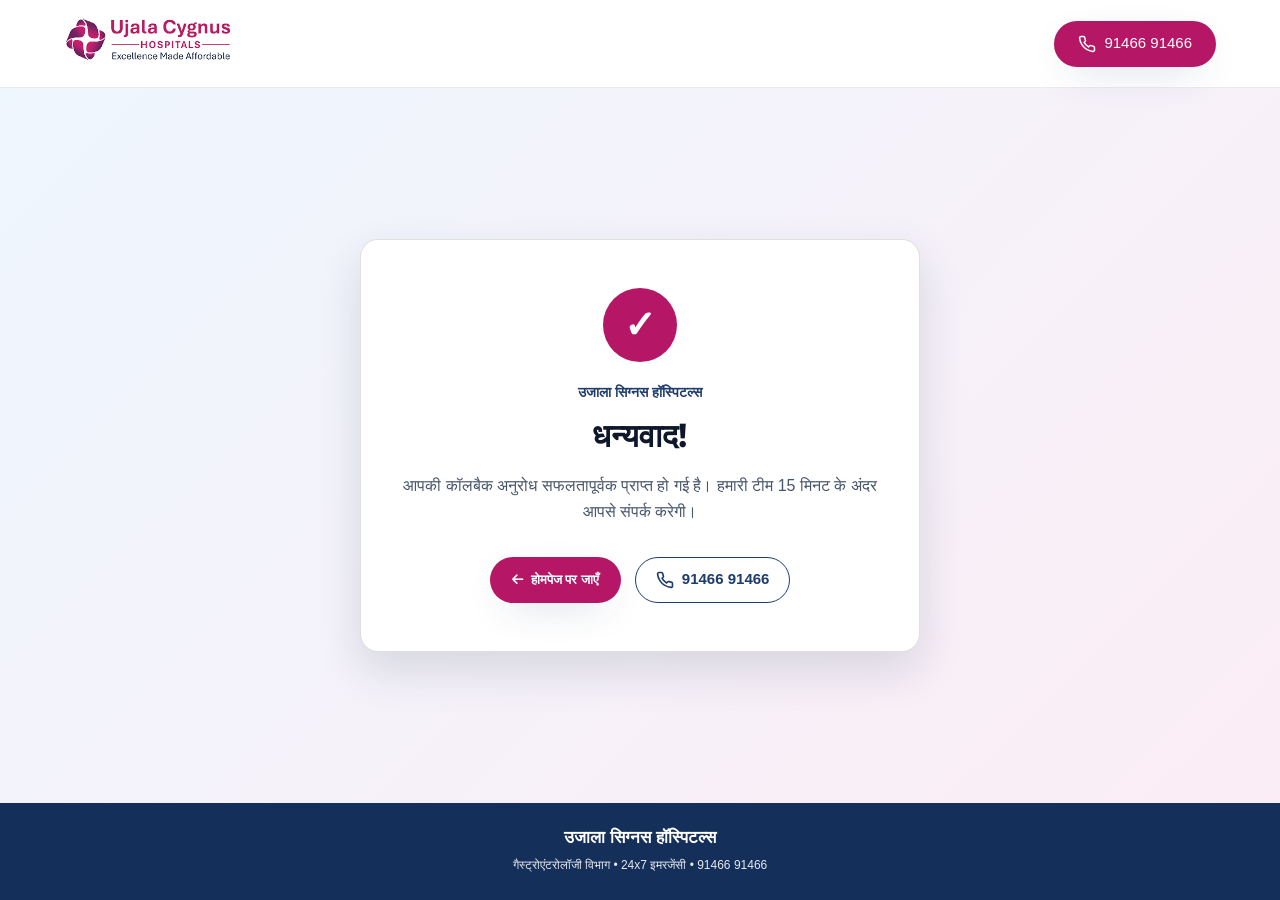
<file: thank-you.html>
<!DOCTYPE html>
<html lang="hi">

<head>
    <meta charset="UTF-8">
    <meta name="viewport" content="width=device-width, initial-scale=1.0">
    <title>धन्यवाद | गैस्ट्रोएंटरोलॉजी एवं पाचन स्वास्थ्य देखभाल | उजाला सिग्नस हॉस्पिटल्स</title>
    <link rel="icon" href="assets/images/favicon.ico" type="image/x-icon" sizes="59x59" />
    <link rel="preconnect" href="https://fonts.googleapis.com">
    <link rel="preconnect" href="https://fonts.gstatic.com" crossorigin>
    <link href="https://fonts.googleapis.com/css2?family=Outfit:wght@400;500;600;700;800&family=Plus+Jakarta+Sans:ital,wght@0,300;0,400;0,500;0,600;0,700;0,800;1,400&display=swap" rel="stylesheet">
    <link rel="stylesheet" href="https://cdnjs.cloudflare.com/ajax/libs/font-awesome/6.5.1/css/all.min.css">
    <link rel="stylesheet" href="assets/css/style.css">
</head>

<body class="thank-you-page">
 <!-- Header section: keep the original logo and phone navigation. -->
    <header class="navbar hero-navbar" id="navbar">
        <div class="srcn-container">
            <div class="nav-container">
                <a href="index.html" class="exact-brand-logo">
                    <img src="assets/images/logo.png" alt="Ujala Cygnus Hospitals Logo" class="header-logo-img">
                </a>
                <a href="tel:9146691466" class="btn btn-speak-expert">
                    <svg width="18" height="18" viewBox="0 0 24 24" fill="none" stroke="currentColor" stroke-width="2"
                        stroke-linecap="round" stroke-linejoin="round">
                        <path
                            d="M22 16.92v3a2 2 0 0 1-2.18 2 19.79 19.79 0 0 1-8.63-3.07 19.5 19.5 0 0 1-6-6 19.79 19.79 0 0 1-3.07-8.67A2 2 0 0 1 4.11 2h3a2 2 0 0 1 2 1.72 12.84 12.84 0 0 0 .7 2.81 2 2 0 0 1-.45 2.11L8.09 9.91a16 16 0 0 0 6 6l1.27-1.27a2 2 0 0 1 2.11-.45 12.84 12.84 0 0 0 2.81.7A2 2 0 0 1 22 16.92z">
                        </path>
                    </svg>
                    <span>91466 91466</span>
                </a>
            </div>
        </div>
    </header>

    <main class="thank-you-card">

        <div class="thank-you-icon" aria-hidden="true">&#10003;</div>
        <p class="thank-you-label">उजाला सिग्नस हॉस्पिटल्स</p>
        <h1>धन्यवाद!</h1>
        <p class="thank-you-message">
            आपकी कॉलबैक अनुरोध सफलतापूर्वक प्राप्त हो गई है। हमारी टीम 15 मिनट के अंदर आपसे संपर्क करेगी।
        </p>
        <div class="thank-you-actions">
            <a href="index.html" class="btn btn-primary-dark">
                <i class="fa fa-arrow-left"></i>
                <span>होमपेज पर जाएँ</span>
            </a>
            <a href="tel:9146691466" class="btn btn-outline-call">
                    <svg xmlns="http://www.w3.org/2000/svg" width="18" height="18" viewBox="0 0 24 24" fill="none" stroke="currentColor" stroke-width="2.2" stroke-linecap="round" stroke-linejoin="round"><path d="M22 16.92v3a2 2 0 0 1-2.18 2 19.79 19.79 0 0 1-8.63-3.07 19.5 19.5 0 0 1-6-6 19.79 19.79 0 0 1-3.07-8.67A2 2 0 0 1 4.11 2h3a2 2 0 0 1 2 1.72 12.84 12.84 0 0 0 .7 2.81 2 2 0 0 1-.45 2.11L8.09 9.91a16 16 0 0 0 6 6l1.27-1.27a2 2 0 0 1 2.11-.45 12.84 12.84 0 0 0 2.81.7A2 2 0 0 1 22 16.92z"></path></svg>
                    <span>91466 91466</span>
                </a>
        </div>
        
    </main>

        <!-- Footer section: hospital details and contact information. -->
    <footer class="site-footer">
        <div class="footer-content">
            <h3>उजाला सिग्नस हॉस्पिटल्स</h3>

            <p>
                गैस्ट्रोएंटरोलॉजी विभाग • 24x7 इमरजेंसी •
                <a href="tel:9146691466">91466 91466</a>
            </p>
        </div>
    </footer>
</body>

</html>
</file>
<file: assets/css/style.css>
:root {
    --navy: #0f3a70;
    --blue: #1c5496;
    --blue-hover: #144178;
    --pink: #c2185b;
    --text-muted: #5a6577;
    --border-color: #e2e8f0;
    --white: #ffffff;
}

a {
    color: inherit;
    text-decoration: none;
}

* {
    margin: 0px;
    padding: 0px;
    box-sizing: border-box;
    font-family: 'Noto Sans', sans-serif;
}

body {
   font-family: 'Noto Sans', sans-serif;
    background-color: rgb(255, 255, 255);
    color: var(--navy);
    line-height: 1.5;
    overflow-x: clip;
}

header#navbar {
    padding: 18px 0px;
    position: sticky;
    top: 0px;
    z-index: 1000;
    background-color: rgb(255, 255, 255);
    border-bottom: 1px solid rgba(0, 0, 0, 0.08);
}

.nav-container {
    min-height: 44px;
    display: flex;
    align-items: center;
    justify-content: space-between;
}

.header-logo-img {
    width: 180px;
    height: 44px;
    object-fit: contain;
    object-position: left center;
}

.btn-speak-expert {
    border: 2px solid rgb(181, 22, 101);
    box-shadow: oklch(0.36 0.09 259 / 0.45) 0px 12px 40px -18px;
    color: rgb(255, 255, 255) !important;
    background: rgb(181, 22, 101) !important;
}

.btn-speak-expert,
.btn-primary {
    color: rgba(255, 255, 255, 0.49);
    background: oklch(0.96 0.02 250 / 0.86);
}

.hero-banner {
    width: 100%;
    background: linear-gradient(115deg, rgb(253, 246, 249) 0%, rgb(255 255 255 / 40%) 48%, rgb(244 247 252 / 19%) 100%);
    position: relative;
    display: flex;
    align-items: center;
    justify-content: center;
    padding: 27px 0 43px;
    overflow: hidden;
}

.hero-container {
    position: relative;
    z-index: 1;
    width: 100%;
    display: grid;
    align-items: center;
    gap: 9px;
    grid-template-columns: 0.8fr 1fr 0.8fr;
}

.bg-plus {
    position: absolute;
    top: 15px;
    left: 57%;
    font-size: 135px;
    font-weight: 700;
    color: rgba(184, 41, 99, 0.043);
    line-height: 1;
    pointer-events: none;
    user-select: none;
}

.bg-circle {
    position: absolute;
    bottom: -40px;
    left: 50%;
    transform: translateX(-50%);
    width: 330px;
    height: 330px;
    background: radial-gradient(circle, rgba(184, 41, 99, 0.19) 0%, rgba(255, 255, 255, 0) 70%);
    border-radius: 50%;
    pointer-events: none;
}

.accent-lines {
    color: rgb(0, 0, 0);
    display: inline-flex;
    gap: 6px;
    width: fit-content;
    font-size: 13px;
    font-weight: 400;
    margin-bottom: 10px;
    letter-spacing: 0.3px;
}

.hero-title {
    font-size: clamp(1.9rem, 3.2vw, 2.70rem);
    font-weight: 800;
    line-height: 1.25;
    margin-bottom: 16px;
}

.hero-title span {
    display: block;
}

.text-navy {
    color: rgb(181, 22, 101);
}

.text-pink {
    color: var(--pink);
}

.hero-subtitle {
    font-size: 14px;
    color: #4e5052;
    max-width: 480px;
    margin-bottom: 15px;
    padding-top: 17px;
    font-weight: 500;
    line-height: 172%;
}

.hero-actions {
    display: flex;
    flex-wrap: wrap;
    gap: 14px;
}

.btn {
    display: inline-flex;
    align-items: center;
    justify-content: center;
    gap: 8px;
    text-decoration: none;
    transition: 0.25s;
    white-space: nowrap;
    min-height: 46px;
    padding: 9px 22px;
    border-radius: 30px;
    font-size: 15px;
}

.btn-primary {
    background-color: var(--blue);
    color: var(--white);
    border: 1.5px solid var(--blue);
    box-shadow: rgba(28, 84, 150, 0.22) 0px 6px 16px;
}

.btn-primary:hover {
    background-color: var(--blue-hover);
    border-color: var(--blue-hover);
    transform: translateY(-1px);
}

.btn-outline {
    background-color: var(--white);
    color: var(--navy);
    border: 1.5px solid var(--blue);
}

.btn-outline:hover {
    background-color: rgb(240, 246, 252);
}

.hero-spacer {
    flex: 1 1 0%;
    display: flex;
    justify-content: center;
    align-items: flex-end;
    align-self: flex-end;
    position: relative;
    top: 42px;
}

.hero-spacer img {
    /* max-width: 100%; */
    /* height: auto; */
    /* max-height: 370px; */
    /* object-fit: contain; */
    /* mix-blend-mode: multiply; */
}

.form-card {
    background-color: var(--white);
    border-radius: 16px;
    padding: 28px 24px;
    box-shadow: rgb(15 58 112 / 2%) 1px 0px 6px;
    border: 1px solid rgba(226, 232, 240, 0.8);
}

.form-title {
    font-size: 1.3rem;
    font-weight: 700;
    color: var(--navy);
    margin-bottom: 18px;
}

.callback-form {
    display: flex;
    flex-direction: column;
    gap: 14px;
}

.input-group {
    position: relative;
    display: flex;
    align-items: center;
}

.input-icon {
    position: absolute;
    left: 14px;
    color: var(--blue);
    display: flex;
    align-items: center;
    pointer-events: none;
}

.input-group input,
.input-group select {
    width: 100%;
    height: 45px;
    padding: 0px 14px 0px 42px;
    border: 1px solid var(--border-color);
    border-radius: 8px;
    font-family: inherit;
    font-size: 0.92rem;
    color: var(--navy);
    background-color: var(--white);
    outline: none;
    transition: border-color 0.2s, box-shadow 0.2s;
}

.input-group input::placeholder {
    color: rgb(138, 148, 166);
}

.input-group select {
    color: rgb(90, 101, 119);
    cursor: pointer;
}

.input-group input:focus,
.input-group select:focus {
    border-color: var(--blue);
    box-shadow: rgba(28, 84, 150, 0.12) 0px 0px 0px 3px;
}

.btn-submit {
    width: 100%;
    height: 45px;
    margin-top: 4px;
    background-color: var(--blue);
    color: var(--white);
    border-width: medium;
    border-style: none;
    border-color: currentcolor;
    border-image: none;
    border-radius: 8px;
    font-family: inherit;
    font-size: 1rem;
    font-weight: 600;
    cursor: pointer;
    transition: background-color 0.2s;
}

.btn-submit:hover {
    background-color: var(--blue-hover);
}

.privacy-note {
    margin-top: 12px;
    text-align: center;
    font-size: 0.78rem;
    color: rgb(124, 135, 152);
}

.problem-section {}

.problem-section::after {}

.srcn-container {
    max-width: 1284px;
    margin: 0px auto;
    width: 90%;
}

.problem-section .section-header.text-center {
    text-align: center;
    max-width: 859px;
    margin: 0px auto 29px;
}

.section-pill-badge {
    display: inline-block;
    color: rgb(194, 24, 91);
    font-size: 13px;
    font-weight: 700;
    margin-bottom: 2px;
    letter-spacing: 0.3px;
}

.section-title {
    font-size: 33px;
    font-weight: 800;
    color: rgb(7, 67, 137);
    margin: 0px 0px 6px;
    line-height: 1.3;
}

.problem-section .section-title .text-highlight {
    color: rgb(194, 24, 91);
}

.section-subtitle {
    font-size: 15px;
    color: rgb(90, 105, 120);
    margin: 0px;
    line-height: 1.5;
    font-weight: 500;
}

.problem-cards-grid {
    display: grid;
    grid-template-columns: repeat(4, 1fr);
    gap: 12px;
}

.problem-card {
    background: rgb(255, 255, 255);
    border-radius: 14px;
    padding: 17px 12px;
    box-shadow: rgba(11, 44, 82, 0.06) 0px 6px 24px;
    border: 1px solid rgba(226, 232, 240, 0.8);
    display: flex;
    flex-direction: column;
    justify-content: space-between;
    position: relative;
    overflow: hidden;
    min-height: 200px;
    transition: transform 0.3s, box-shadow 0.3s;
}

.problem-card:hover {
    transform: translateY(-4px);
    box-shadow: rgba(11, 44, 82, 0.1) 0px 10px 28px;
}

.problem-card-inner {
    display: flex;
    align-items: flex-start;
    justify-content: space-between;
    gap: 10px;
    margin-bottom: 16px;
}

.problem-card-content {
    min-width: 0px;
    flex: 1 1 auto;
    position: relative;
    z-index: 2;
}

.problem-card-title {
    font-size: 19px;
    font-weight: 700;
    color: rgb(28, 84, 150);
    margin: 0px 0px 8px;
    line-height: 1.35;
    max-width: 162px;
}

.problem-card-desc {
    margin-top: 5px;
    color: rgb(85 85 86);
    font-size: 14px;
    line-height: 1.4;
    margin-bottom: 0px;
    max-width: 160px;
    font-weight: 500;
}

.problem-card-visual {
    position: absolute;
    right: 0px;
    top: 0px;
    bottom: 0px;
    width: 137px;
    height: 100%;
    flex: 0 0 auto;
    border-radius: 0px 14px 14px 0px;
    overflow: hidden;
}

.problem-card-visual::after {
    content: "";
    position: absolute;
    right: -12px;
    bottom: -12px;
    width: 135px;
    height: 135px;
    border-radius: 50%;
    z-index: 1;
    pointer-events: none;
}

.card-acidity {
    background: radial-gradient(circle at 82% 68%, rgba(255, 224, 232, 0.75) 0%, #ffffff 65%);
}

.card-acidity::after {
    background: radial-gradient(circle, rgba(255, 195, 210, 0.45) 0%, transparent 72%);
}

.card-constipation {
    background: radial-gradient(circle at 82% 62%, rgba(255, 230, 234, 0.72) 0%, #ffffff 65%);
}

.card-constipation::after {
    background: radial-gradient(circle, rgba(255, 204, 212, 0.45) 0%, transparent 72%);
}

.card-liver {
    background: radial-gradient(circle at 82% 68%, rgba(253, 228, 232, 0.75) 0%, #ffffff 65%);
}

.card-liver::after {
    background: radial-gradient(circle, rgba(248, 200, 210, 0.45) 0%, transparent 72%);
}

.card-stomachs {
    background: radial-gradient(circle at 82% 68%, rgba(253, 228, 232, 0.75) 0%, #ffffff 65%);
}

.card-stomachs::after {
    background: radial-gradient(circle, rgba(248, 200, 210, 0.45) 0%, transparent 72%);
}

.problem-card-icon {
    width: 100%;
    height: 100%;
    transition: transform 0.25s;
    object-fit: cover;
}

.problem-card-arrow {
    width: 34px;
    height: 34px;
    border-radius: 50%;
    background-color: rgb(238, 244, 252);
    color: rgb(11, 44, 82);
    display: inline-flex;
    align-items: center;
    justify-content: center;
    text-decoration: none;
    font-size: 13px;
    transition: background-color 0.25s, color 0.25s, transform 0.25s;
    z-index: 2;
}

.problem-card:nth-child(1) .problem-card-icon {
    width: 100px;
    height: auto;
    position: relative;
    top: 45px;
    left: 30px;
}

.problem-card:nth-child(3) .problem-card-icon {
    width: 100px;
    height: auto;
    position: relative;
    top: 45px;
    left: 30px;
}

.problem-card:nth-child(4) .problem-card-icon {
    width: 100px;
    height: auto;
    position: relative;
    top: 45px;
    left: 30px;
}

.problem-card-arrow:hover {
    background-color: rgb(11, 44, 82);
    color: rgb(255, 255, 255);
}

.problem-disclaimer-text {
    font-size: 14px;
    color: rgb(43 44 46);
    margin: 18px 0px 0px;
    text-align: left;
    font-weight: 400;
}

.care-journey-section {
    background-color: rgb(253 253 253 / 53%);
    padding: 64px 0px;
}

.care-journey-layout {
    display: grid;
    grid-template-columns: 1fr 1.15fr;
    gap: 48px;
    align-items: center;
}

.care-journey-photo {
    position: relative;
    border-radius: 20px;
    overflow: hidden;
    box-shadow: rgba(15, 41, 74, 0.08) 0px 12px 32px;
}

.care-journey-photo img {
    width: 100%;
    height: 100%;
    object-fit: cover;
    display: block;
}

.journey-photo-number {
    position: absolute;
    top: 20px;
    left: 20px;
    width: 54px;
    height: 54px;
    border-radius: 50%;
    background-color: rgb(11, 63, 130);
    color: rgb(255, 255, 255);
    font-size: 24px;
    font-weight: 700;
    display: flex;
    align-items: center;
    justify-content: center;
    box-shadow: rgba(11, 63, 130, 0.3) 0px 6px 16px;
}

.journey-photo-note {
    position: absolute;
    bottom: 20px;
    right: 20px;
    left: 24%;
    background-color: rgb(255, 255, 255);
    border-radius: 14px;
    padding: 14px 18px;
    display: flex;
    align-items: center;
    gap: 14px;
    box-shadow: rgba(15, 41, 74, 0.12) 0px 10px 28px;
}

.journey-note-icon {
    width: 44px;
    height: 44px;
    border-radius: 50%;
    background-color: rgb(238, 244, 255);
    color: rgb(11, 63, 130);
    font-size: 22px;
    font-weight: 700;
    display: flex;
    align-items: center;
    justify-content: center;
    flex-shrink: 0;
}

.journey-note-icon img {
    width: 74%;
    height: 78%;
    object-fit: contain;
    display: block;
}

.journey-photo-note span:last-child {
    display: flex;
    flex-direction: column;
    gap: 3px;
}

.journey-photo-note strong {
    color: rgb(15, 41, 74);
    font-size: 15px;
    font-weight: 700;
    line-height: 1.3;
}

.journey-photo-note small {
    color: rgb(100, 116, 139);
    font-size: 12.5px;
    line-height: 1.4;
}

.care-journey-content {
    display: flex;
    flex-direction: column;
    gap: 3px;
}

.care-journey-content .section-eyebrow {
    color: rgb(214, 31, 105);
    font-size: 15px;
    font-weight: 700;
    display: inline-flex;
    align-items: center;
    gap: 12px;
    margin-bottom: 0;
}

.care-journey-content .section-eyebrow::after {
    content: "";
    display: inline-block;
    width: 56px;
    height: 1.5px;
    background: linear-gradient(90deg, rgb(214, 31, 105) 0%, rgba(214, 31, 105, 0) 100%);
}


.care-journey-content .section-title .text-highlight {
    color: rgb(214, 31, 105);
}

.care-journey-content .section-subtitle {
    margin-bottom: 2px;
}

.journey-steps {
    list-style: none;
    padding: 0px;
    margin: 0px;
    display: flex;
    flex-direction: column;
    gap: 15px;
}

.journey-step {
    background-color: rgb(255, 255, 255);
    border: 1px solid rgb(241, 245, 249);
    border-radius: 16px;
    padding: 14px 18px;
    display: flex;
    align-items: center;
    gap: 16px;
    box-shadow: rgba(15, 41, 74, 0.04) 0px 4px 16px;
    transition: transform 0.2s, box-shadow 0.2s;
    cursor: pointer;
}

.journey-step:hover {
    transform: translateY(-2px);
    box-shadow: rgba(15, 41, 74, 0.08) 0px 8px 24px;
}

.journey-step-number {
    width: 32px;
    height: 32px;
    border-radius: 50%;
    background-color: rgb(238, 244, 255);
    color: rgb(11, 63, 130);
    font-size: 13px;
    font-weight: 700;
    display: flex;
    align-items: center;
    justify-content: center;
    flex-shrink: 0;
}

.journey-step-icon {
    width: 44px;
    height: 44px;
    border-radius: 12px;
    background-color: rgb(244, 247, 251);
    padding: 8px;
    display: flex;
    align-items: center;
    justify-content: center;
    flex-shrink: 0;
}

.journey-step-icon img {
    width: 100%;
    height: 100%;
    object-fit: contain;
    display: block;
}

.journey-step-copy {
    flex: 1 1 0%;
    display: flex;
    flex-direction: column;
    gap: 3px;
}

.journey-step-copy strong {
    color: rgb(7, 66, 141);
    font-size: 18px;
    font-weight: 700;
    line-height: 1.3;
}

.journey-step-copy small {
    font-weight: 500;
    font-size: 14px;
    color: rgb(90, 105, 120);
    margin: 0px;
    line-height: 1.5;
}

.journey-step-arrow {
    width: 32px;
    height: 32px;
    border-radius: 50%;
    background-color: rgb(238, 244, 255);
    color: rgb(11, 63, 130);
    font-size: 15px;
    font-weight: 700;
    display: flex;
    align-items: center;
    justify-content: center;
    flex-shrink: 0;
    transition: background-color 0.2s, color 0.2s;
}

.journey-step:hover .journey-step-arrow {
    background-color: rgb(11, 63, 130);
    color: rgb(255, 255, 255);
}

.services-section-banner {
    position: relative;
    width: 100%;
    padding: 50px 0;
    background-image: url("../images/services-section-pink-banner.jpg");
    background-position: right;
    background-repeat: no-repeat;
    background-size: cover;
    overflow: hidden;
    isolation: isolate;
}

.services-section-banner::before {
    content: "";
    position: absolute;
    inset: 0;
    background: rgba(255, 248, 250, 0.35);
    z-index: -1;
}

.services-section .section-header.text-center {
    max-width: 789px;
    margin: 0px auto 32px;
    text-align: center;
}



.services-section .section-title .text-highlight {
    color: rgb(216, 27, 96);
}

.cards-grid {
    display: grid;
    grid-template-columns: repeat(3, 1fr);
    gap: 24px;
}

.service-card {
    background: rgb(255, 255, 255);
    border-radius: 14px;
    overflow: hidden;
    text-decoration: none;
    display: flex;
    flex-direction: column;
    border: 1px solid rgb(238, 242, 246);
    transition: transform 0.3s, box-shadow 0.3s;
}


.card-image-wrap {
    width: 100%;
    height: 163px;
    overflow: hidden;
    background-color: rgb(241, 245, 249);
}

.card-image-wrap img {
    width: 100%;
    height: 100%;
    object-fit: cover;
    display: block;
    transition: transform 0.4s;
}

.service-card:hover .card-image-wrap img {
    transform: scale(1.05);
}

.card-body {
    padding: 18px 58px 18px 72px;
    position: relative;
    display: flex;
    flex-direction: column;
    justify-content: center;
    flex-grow: 1;
    min-height: 95px;
}

.card-body-icon-img {
    position: absolute;
    left: 10px;
    top: 51%;
    transform: translateY(-50%);
    width: 58px;
    height: 57px;
    display: flex;
    align-items: center;
    justify-content: center;
}

.card-body-icon-img img {
    width: 100%;
    height: 100%;
    object-fit: contain;
    display: block;
}

.card-title {
    font-size: 18px;
    font-weight: 700;
    color: rgb(8, 59, 120);
    margin: 0px 0px 4px;
    line-height: 1.4;
}

.card-desc {
    font-size: 14px;
    color: rgb(96, 101, 108);
    margin: 0px;
    line-height: 1.5;
    font-weight: 500;
}

.card-arrow {
    position: absolute;
    right: 16px;
    top: 50%;
    transform: translateY(-50%);
    width: 32px;
    height: 32px;
    border-radius: 50%;
    background-color: rgb(238, 244, 255);
    color: rgb(13, 45, 83);
    display: flex;
    align-items: center;
    justify-content: center;
    font-size: 12px;
    transition: background-color 0.3s, color 0.3s;
}

.service-card:hover .card-arrow {
    background-color: rgb(13, 45, 83);
    color: rgb(255, 255, 255);
}

.meet-doctor-section {
    position: relative;
    padding: 60px 0px;
    background: linear-gradient(135deg, rgb(251, 250, 253) 0%, rgb(252 250 253) 100%);
    overflow: hidden;
}

.meet-doctor-section::after {}

.meet-doctor-card {
    position: relative;
    z-index: 1;
    display: flex;
    align-items: flex-start;
    gap: 48px;
}

.meet-doctor-photo {
    flex: 0 0 45%;
    max-width: 531px;
}

.meet-doctor-photo img {
    width: 100%;
    height: 331px;
    display: block;
    border-radius: 16px;
    object-fit: cover;
    box-shadow: rgba(26, 59, 110, 0.08) 0px 12px 32px;
}

.meet-doctor-content {
    flex: 1 1 0%;
}

.section-eyebrow {display: inline-flex;align-items: center;gap: 10px;}

.section-eyebrow::after {
    content: "";
    display: inline-block;
    width: 45px;
    height: 1.5px;
    background: linear-gradient(90deg, rgb(194, 54, 118) 0%, rgba(194, 54, 118, 0) 100%);
}

.meet-doctor-content .section-title {
    text-align: left;
    margin-bottom: 20px;
}

.meet-doctor-content .section-title .text-highlight {
    color: rgb(194, 54, 118);
}

.meet-doctor-content .section-subtitle {
    max-width: 522px;
    margin-bottom: 18px;
}

.doctor-highlights {
    display: flex;
    flex-wrap: wrap;
    gap: 12px;
    margin-bottom: 28px;
}

.doctor-highlights span {
    display: inline-flex;
    align-items: center;
    gap: 10px;
    background-color: rgb(239, 237, 244);
    color: rgb(51, 65, 85);
    font-size: 14px;
    font-weight: 500;
    padding: 10px 18px;
    border-radius: 50px;
}

.doctor-highlights span b {
    display: inline-flex;
    align-items: center;
    justify-content: center;
    width: 22px;
    height: 22px;
    background-color: rgb(22, 61, 111);
    color: rgb(255, 255, 255);
    font-size: 14px;
    font-weight: 700;
    border-radius: 50%;
    line-height: 1;
}

.doctor-cta {
    display: inline-flex;
    align-items: center;
    justify-content: center;
    gap: 10px;
    background-color: rgb(26, 71, 128);
    color: rgb(255, 255, 255);
    text-decoration: none;
    font-size: 16px;
    font-weight: 600;
    padding: 14px 28px;
    border-radius: 10px;
    transition: background-color 0.25s, transform 0.2s, box-shadow 0.25s;
    box-shadow: rgba(26, 71, 128, 0.2) 0px 6px 16px;
}

.doctor-cta:hover {
    background-color: rgb(18, 52, 97);
    transform: translateY(-2px);
    box-shadow: rgba(26, 71, 128, 0.28) 0px 8px 20px;
}

.doctor-cta span {
    font-size: 18px;
    line-height: 1;
    transition: transform 0.2s;
}

.doctor-cta:hover span {
    transform: translateX(4px);
}


.reviews-section {
    position: relative;
    width: 100%;
    padding: 50px 0 85px;
    background-image: url("../images/Patients-blue-banner.jpg");
    background-position: right;
    background-repeat: no-repeat;
    background-size: cover;
    overflow: hidden;
    isolation: isolate;
}

.reviews-section::before {
    content: "";
    position: absolute;
    inset: 0;
    background: rgb(11 63 130 / 0%);
    z-index: -1;
}


.review-slider-wrapper {
    position: relative;
    padding: 0px 49px;
}

.review-slider {
    padding: 15px 5px 45px;
    overflow: hidden;
}

.review-slider .swiper-slide {
    height: auto;
    display: flex;
}

.review-card {
    background: rgb(255, 255, 255);
    border-radius: 12px;
    padding: 26px 24px;
    box-shadow: rgba(10, 37, 64, 0.06) 0px 8px 25px;
    border: 1px solid rgb(238, 242, 246);
    width: 100%;
    display: flex;
    flex-direction: column;
    transition: transform 0.3s, box-shadow 0.3s;
}

.review-card:hover {
    transform: translateY(-4px);
    box-shadow: rgba(10, 37, 64, 0.1) 0px 12px 30px;
}

.review-card-wrapper-inner {
    display: flex;
    flex-direction: column;
    height: 100%;
}

.review-card .stars {
    display: flex;
    gap: 5px;
    margin-bottom: 16px;
    color: rgb(11, 79, 138);
    font-size: 16px;
}

.review-card-content-area {
    flex-grow: 1;
    margin-bottom: 20px;
}

.review-card-content-area p {
    font-size: 14px;
    line-height: 1.7;
    color: rgb(51, 65, 85);
    margin: 0px;
}

.review-user {
    padding-top: 16px;
    border-top: 1px solid rgb(238, 242, 246);
}

.review-user-info {
    display: flex;
    align-items: center;
    gap: 14px;
}

.review-user-image-wrapper {
    width: 48px;
    height: 48px;
    border-radius: 50%;
    overflow: hidden;
    flex-shrink: 0;
    border: 2px solid rgb(226, 232, 240);
    background: rgb(226, 232, 240);
}

.review-user-image {
    width: 100%;
    height: 100%;
    object-fit: cover;
    display: block;
}

.review-user-location-wrapper h3 {
    font-size: 16px;
    font-weight: 700;
    color: rgb(11, 79, 138);
    margin: 0px 0px 4px;
}

.review-user-location-wrappers {
    display: flex;
    align-items: center;
    gap: 5px;
    color: rgb(100, 116, 139);
    font-size: 13px;
}

.review-user-location-icon {
    display: inline-flex;
    align-items: center;
}

.review-user-location-icon svg {
    width: 14px;
    height: 14px;
}

.review-prev,
.review-next {
    background: rgb(255, 255, 255);
    border-radius: 50%;
    border: 1px solid rgb(226, 232, 240);
    box-shadow: rgba(0, 0, 0, 0.08) 0px 4px 12px;
    color: rgb(11, 79, 138);
    top: 45%;
    transition: 0.25s;
    width: 40px !important;
    height: 40px !important;
}

.review-prev::after,
.review-next::after {
    font-size: 15px !important;
    font-weight: 700;
}

.review-prev:hover,
.review-next:hover {
    background: rgb(11, 79, 138);
    color: rgb(255, 255, 255);
    border-color: rgb(11, 79, 138);
}

.review-prev {
    left: 0px;
}

.review-next {
    right: 0px;
}

.review-pagination {
    bottom: -39px !important;
}

.review-pagination .swiper-pagination-bullet {
    width: 8px;
    height: 8px;
    background: rgb(203, 213, 225);
    opacity: 1;
    transition: 0.3s;
}

.review-pagination .swiper-pagination-bullet-active {
    background: rgb(11, 79, 138);
    width: 10px;
    height: 10px;
}

.video-section-area {
    padding: 50px 0px;
    background: linear-gradient(rgb(248 250 252 / 26%) 0%, rgb(255 255 255 / 49%) 100%);
    overflow: hidden;
}

.video-section-area .container {
    max-width: 1240px;
    margin: 0px auto;
    padding: 0px 20px;
}

.stats-main-heading {
    text-align: center;
    margin-bottom: 24px;
}

.video-section-area .section-eyebrow {
    display: inline-block;
    font-size: 0.95rem;
    font-weight: 700;
    color: rgb(194, 24, 91);
    margin-bottom: 8px;
}


.stats-main-heading h2 span {
    color: rgb(194, 24, 91);
}



.video-slider-wrapper {
    position: relative;
    padding: 0px 50px;
}

.video-section {
    padding: 10px 5px 25px;
    overflow: hidden;
}

.video-card {
    background: rgb(255, 255, 255);
    border-radius: 16px;
    overflow: hidden;
    box-shadow: rgba(11, 37, 69, 0.08) 0px 8px 24px;
    border: 1px solid rgb(238, 242, 246);
    transition: transform 0.3s, box-shadow 0.3s;
    height: 100%;
    display: flex;
    flex-direction: column;
}

.video-container {
    position: relative;
    width: 100%;
    padding-bottom: 67.25%;
    height: 0px;
    background-color: rgb(0, 0, 0);
}

.video-container iframe {
    position: absolute;
    top: 0px;
    left: 0px;
    width: 100%;
    height: 100%;
    border: 0px;
}

.video-card-body {
    padding: 18px 20px;
    display: flex;
    align-items: center;
    justify-content: space-between;
    gap: 14px;
    flex-grow: 1;
    background: rgb(255, 255, 255);
}

.video-card-text h3 {
    font-size: 1.05rem;
    font-weight: 700;
    color: rgb(11, 37, 69);
    margin-bottom: 6px;
    line-height: 1.4;
}

.video-card-text p {
    font-size: 0.88rem;
    color: rgb(100, 116, 139);
    line-height: 1.45;
    margin: 0px;
}

.card-arrow-btn {
    flex-shrink: 0;
    width: 34px;
    height: 34px;
    border-radius: 50%;
    background-color: rgb(241, 245, 249);
    color: rgb(11, 37, 69);
    display: inline-flex;
    align-items: center;
    justify-content: center;
    text-decoration: none;
    transition: 0.25s;
}

.video-card:hover .card-arrow-btn {
    background-color: rgb(11, 37, 69);
    color: rgb(255, 255, 255);
}

.video-prev,
.video-next {
    background-color: rgb(255, 255, 255);
    border-radius: 50%;
    box-shadow: rgba(0, 0, 0, 0.1) 0px 4px 12px;
    border: 1px solid rgb(226, 232, 240);
    color: rgb(11, 37, 69);
    transition: 0.3s;
    top: 46%;
    width: 42px !important;
    height: 42px !important;
}

.video-prev::after,
.video-next::after {
    font-size: 15px !important;
    font-weight: 700;
}

.video-prev:hover,
.video-next:hover {
    background-color: rgb(194, 24, 91);
    color: rgb(255, 255, 255);
    border-color: rgb(194, 24, 91);
}

.video-prev {
    left: 0px;
}

.video-next {
    right: 0px;
}

.video-card-btns {
    display: flex;
    justify-content: center;
    align-items: center;
    gap: 16px;
    margin-top: 30px;
    flex-wrap: wrap;
}



.video-card-btns .btn svg {
    width: 20px;
    height: 20px;
}

.btn-speak-expert:hover {
    background-color: rgb(163, 18, 74);
    border-color: rgb(163, 18, 74);
    transform: translateY(-2px);
}

.btn-call {
    background-color: rgb(255, 255, 255);
    color: rgb(11, 37, 69);
    border: 2px solid rgb(11, 37, 69);
}

.btn-call:hover {
    background-color: rgb(11, 37, 69);
    color: rgb(255, 255, 255);
    transform: translateY(-2px);
}

.trust-badges {
    display: flex;
    flex-wrap: wrap;
    align-items: center;
    gap: 12px;
    margin-bottom: 27px;
}

.trust-badge {
    display: inline-flex;
    align-items: center;
    gap: 10px;
    background-color: #fff;
    padding: 8px 18px;
    border-radius: 9999px;
    border: 1px solid #e7e7e7;
}

.trust-badge-icon img {
    max-width: 26px;
}

.trust-badge-text {
    color: rgb(82, 82, 83);
    font-size: 16px;
    font-weight: 500;
    line-height: 1.2;
    white-space: nowrap;
}

.hospital-locations-section {
    width: 100%;
    background: rgb(241, 241, 241);
    padding: 52px 0px;
}

.hospital-locations-section .container {
    width: 100%;
    max-width: 1200px;
    margin: 0px auto;
    padding: 0px 15px;
}

.hospital-locations {
    width: 100%;
}



.hospital-locations ul.menu-footer-our-hospitals-list {
    width: 100%;
    margin: 0px;
    padding: 0px;
    display: grid;
    grid-template-columns: repeat(7, 1fr);
    gap: 22px 55px;
    list-style: none;
}

.hospital-locations ul.menu-footer-our-hospitals-list li {
    position: relative;
    margin: 0px;
    padding: 0px 0px 0px 20px;
    list-style: none;
    min-width: 0px;
    color: rgb(7, 26, 61);
    font-weight: 400;
    text-decoration: none;
    line-height: 22px;
    transition: transform 0.2s ease-in-out, color 0.2s ease-in-out;
    font-size: 14px;
}

.hospital-locations ul.menu-footer-our-hospitals-list li::before {
    content: "»";
    position: absolute;
    left: 0px;
    top: -3px;
    color: rgb(209, 4, 79);
    font-size: 22px;
    line-height: 22px;
    font-weight: 700;
}

.hospital-locations ul.menu-footer-our-hospitals-list li a {
    display: inline-block;
    margin: 0px;
    padding: 0px;
    color: rgb(7, 26, 61);
    font-weight: 400;
    text-decoration: none;
    line-height: 22px;
    transition: transform 0.2s ease-in-out, color 0.2s ease-in-out;
    font-size: 14px;
}

.hospital-locations ul.menu-footer-our-hospitals-list li a:hover {
    transform: translateX(10px);
}

.site-footer {
    width: 100%;
    background: rgb(20, 47, 90);
    padding: 24px 20px 26px;
    box-sizing: border-box;
}

.footer-content {
    max-width: 1200px;
    margin: 0px auto;
    text-align: center;
    color: rgb(255, 255, 255);
}

.footer-content h3 {
    margin: 0px 0px 7px;
    font-family: Arial, Helvetica, sans-serif;
    font-size: 17px;
    font-weight: 700;
    line-height: 1.3;
    text-underline-offset: 3px;
}

.footer-content p {
    margin: 0px;
    font-family: Arial, Helvetica, sans-serif;
    font-size: 12px;
    font-weight: 400;
    line-height: 1.5;
    opacity: 0.9;
}

.dotted-circle-box svg {
    width: 31px;
    height: 31px;
    object-fit: contain;
    color: rgb(28, 75, 139);
}

img,
iframe {
    max-width: 100%;
}


@media (max-width: 1024px) {
    .hero-container {
        grid-template-columns: 1fr 1fr;
        gap: 28px;
    }

    .hero-spacer {
        display: none;
    }

    .hero-content {
        background: rgba(255, 255, 255, 0.88);
        padding: 20px;
        border-radius: 14px;
        backdrop-filter: blur(4px);
    }
}

@media (max-width: 680px) {
    .hero-banner {
        background-position: center top;
    }

    .hero-container {
        grid-template-columns: 1fr;
        gap: 24px;
    }

    .hero-content {
        backdrop-filter: blur(4px);
    }

    .hero-subtitle {
        font-size: 14px;
    }

    .hero-actions {
        justify-content: center;
    }

    .btn {
        width: max-content;
        max-width: 200px;
        font-size: 14px;
    }

    .form-card {
        padding: 17px 14px;
    }
}

@media (max-width: 1024px) {
    .problem-cards-grid {
        grid-template-columns: repeat(2, 1fr);
        gap: 18px;
    }

    .section-title {
        font-size: 30px;
    }
}

@media (max-width: 600px) {
    .problem-section {
        padding: 43px 0px;
    }

    .problem-section .section-header.text-center {
        margin-bottom: 30px;
    }

    .problem-section .section-title {
        font-size: 21px;
    }

    .problem-section .section-subtitle {
        font-size: 14px;
    }

    .problem-cards-grid {
        grid-template-columns: 1fr;
        gap: 15px;
    }

    .problem-card {
        min-height: 170px;
        padding: 18px;
    }

    .problem-disclaimer-text {
        text-align: center;
    }
}

@media (max-width: 960px) {
    .care-journey-layout {
        grid-template-columns: 1fr;
        gap: 36px;
    }

    .care-journey-photo {
        max-width: 600px;
        width: 100%;
        margin: 0px auto;
    }
}

@media (max-width: 560px) {
    .care-journey-section {
        padding: 44px 0px;
    }

    .care-journey-content .section-title {
        font-size: 21px;
    }

    .journey-photo-number {
        width: 44px;
        height: 44px;
        font-size: 20px;
        top: 14px;
        left: 14px;
    }

    .journey-photo-note {
        left: 14px;
        right: 14px;
        bottom: 14px;
        padding: 12px 14px;
    }

    .journey-step {
        padding: 12px 14px;
        gap: 12px;
    }

    .journey-step-icon {
        width: 38px;
        height: 38px;
    }
}

@media (max-width: 992px) {
    .cards-grid {
        grid-template-columns: repeat(2, 1fr);
    }

    .services-section .section-title {
        font-size: 30px;
    }
}

@media (max-width: 640px) {
    .services-section {
        padding: 40px 0px;
    }

    .cards-grid {
        grid-template-columns: 1fr;
        gap: 20px;
    }

    .services-section .section-title {
        font-size: 21px;
    }

    .card-image-wrap {
        height: 163px;
    }

    .card-body {
        padding: 16px 52px 16px 66px;
    }

    .card-body-icon-img {
        left: 14px;
        width: 40px;
        height: 40px;
    }
}

@media (max-width: 991px) {
    .meet-doctor-card {
        gap: 32px;
    }

    .meet-doctor-content .section-title {
        font-size: 30px;
    }
}

@media (max-width: 768px) {
    .meet-doctor-section {
        padding: 40px 0px;
    }

    .meet-doctor-card {
        flex-direction: column;
        text-align: left;
        gap: 28px;
    }

    .meet-doctor-photo {
        flex: 0 0 auto;
        width: 100%;
        max-width: 100%;
    }

    .meet-doctor-content .section-title {
        font-size: 26px;
    }

    .section-subtitle {
        font-size: 14px;
        margin-bottom: 20px;
    }

    .doctor-highlights {
        gap: 10px;
        margin-bottom: 24px;
    }

    .doctor-highlights span {
        font-size: 13px;
        padding: 8px 14px;
    }

    .doctor-cta {
        width: 100%;
        padding: 14px 20px;
    }
}

@media (max-width: 768px) {
    .reviews-section {
        padding: 50px 0px 76px !important;
    }


    .review-slider-wrapper {
        padding: 0px;
    }
}

@media (max-width: 991px) {
    .video-section-area {
        padding: 45px 0px;
    }

    .stats-main-heading h2 {
        font-size: 1.85rem;
    }

    .video-slider-wrapper {
        padding: 0px 38px;
    }
}

@media (max-width: 767px) {
    .video-section-area {
        padding: 35px 0px;
    }

    .stats-main-heading {
        margin-bottom: 25px;
    }

    .stats-main-heading h2 {
        font-size: 1.45rem;
    }

    .video-slider-wrapper {
        padding: 0px 12px;
    }

    .video-prev,
    .video-next {
        width: 34px;
        height: 34px;
        top: 40%;
    }

    .video-prev::after,
    .video-next::after {
        font-size: 12px;
    }

    .video-card-body {
        padding: 15px;
    }

    .video-card-text h3 {
        font-size: 0.98rem;
    }

    .video-card-btns {
        width: 100%;
        margin-top: 22px;
        gap: 9px;
        flex-wrap: nowrap;
    }

    .video-card-btns .btn {
        width: 100%;
        padding: 7px 19px;
        font-size: 14px;
    }
}

@media (max-width: 991px) {
    .hospital-locations-section {
        padding: 28px 0px;
    }

    .hospital-locations ul.menu-footer-our-hospitals-list {
        grid-template-columns: repeat(6, 1fr);
        gap: 20px 35px;
    }

    .hospital-locations h2 {
        font-size: 24px;
        margin-bottom: 22px;
    }
}

@media (max-width: 767px) {
    .hospital-locations-section {
        padding: 25px 0px;
    }

    .hospital-locations-section .container {
        padding: 0px 15px;
    }

    .hospital-locations h2 {
        font-size: 22px;
        margin-bottom: 20px;
    }

    .hospital-locations ul.menu-footer-our-hospitals-list {
        gap: 15px 0px;
        grid-template-columns: repeat(3, 1fr);
        margin: 0px auto;
        max-width: 100%;
    }

    .hospital-locations ul.menu-footer-our-hospitals-list li {
        padding-left: 19px;
    }

    .hospital-locations ul.menu-footer-our-hospitals-list li a {
        font-size: 15px;
        line-height: 1.5;
    }

    .hospital-locations ul.menu-footer-our-hospitals-list li::before {
        font-size: 21px;
        line-height: 21px;
    }

    .trust-badge-text {
        font-size: 13px;
    }
}

@media (max-width: 480px) {
    .hero-actions {
        flex-direction: column;
        align-items: stretch;
    }

    .hero-actions .btn {
        width: 100%;
        justify-content: center;
    }

    .hospital-locations-section {
        padding: 29px 0px;
    }

    .hospital-locations-section .container {
        padding: 0px 12px;
    }

    .hospital-locations h2 {
        font-size: 26px;
        margin-bottom: 22px;
    }

    .hospital-locations ul.menu-footer-our-hospitals-list {
        row-gap: 15px;
        margin: 0px auto;
    }

    .hospital-locations ul.menu-footer-our-hospitals-list li a {
        font-size: 14px;
    }
}

@media (max-width: 767px) {
    .site-footer {
        padding: 20px 15px 22px;
    }

    .footer-content h3 {
        font-size: 15px;
        margin-bottom: 6px;
    }

    .footer-content p {
        font-size: 10px;
        line-height: 1.5;
    }
}

@media (max-width: 1024px) {
    .hero-banner {
        min-height: 0px;
        padding-bottom: 33px;
    }

    .hero-container {
        grid-template-columns: minmax(0px, 1.1fr) minmax(300px, 0.9fr);
        gap: 24px;
    }

    .hero-spacer {
        display: none;
    }

    .hero-content,
    .form-card {
    }

    .hero-title {
        font-size: clamp(1.8rem, 3.5vw, 2.4rem);
    }

    .problem-cards-grid {
        grid-template-columns: repeat(2, minmax(0px, 1fr));
    }

    .hospital-locations ul.menu-footer-our-hospitals-list {
        grid-template-columns: repeat(4, minmax(0px, 1fr));
        column-gap: 24px;
    }
}

@media (max-width: 760px) {
    header#navbar {
        padding: 12px 0px;
    }

    .header-logo-img {
        width: clamp(125px, 36vw, 155px);
        height: auto;
        max-height: 40px;
    }

    .nav-container {
        gap: 10px;
        font-size: 14px;
    }

    .btn-speak-expert {
        padding: 8px 14px;
        font-size: 13.5px;
    }

    .hero-banner {
        background-position: center top;
        padding-bottom: 33px;
    }

    .hero-container {
        grid-template-columns: minmax(0px, 1fr);
        gap: 22px;
        max-width: 620px;
    }

    .hero-content {
        text-align: left;
        background: rgba(255, 255, 255, 0.88);
        padding: 13px;
        border-radius: 14px;
        backdrop-filter: blur(4px);
    }

    .hero-title {
        font-size: 28px;
    }

    .hero-subtitle {}

    .hero-actions {
        justify-content: left;
    }

    .hero-actions .btn {}

    .form-card {
        width: 100%;
    }

    .problem-section,
    .services-section,
    .meet-doctor-section,
    .reviews-section,
    .video-section-area {
        padding-top: 40px;
        padding-bottom: 42px;
    }

    .problem-section .section-header.text-center,
    .services-section .section-header.text-center {
        margin-bottom: 30px;
    }

    .care-journey-section {
        padding: 36px 0px;
    }

    .care-journey-layout {
        gap: 28px;
    }

    .meet-doctor-card {
        flex-direction: column;
        gap: 24px;
    }

    .meet-doctor-photo {
        width: 100%;
        max-width: 520px;
        flex: 0 0 auto;
    }

    .services-section .cards-grid {
        grid-template-columns: repeat(2, minmax(0px, 1fr));
    }

    .review-slider-wrapper {
        padding: 0px 34px;
    }

    .review-prev,
    .review-next {
        width: 32px !important;
        height: 32px !important;
    }

    .video-slider-wrapper {
        padding: 0px 34px;
    }

    .video-prev,
    .video-next {
        width: 32px !important;
        height: 32px !important;
    }

    .video-container {
        padding-bottom: 80.25%;
    }
}

@media (max-width: 600px) {
    .problem-card-title {
        max-width: 100%;
    }

    .problem-cards-grid,
    .services-section .cards-grid {
        grid-template-columns: minmax(0px, 1fr);
        gap: 16px;
    }

    .problem-card {
        min-height: 170px;
    }

    .care-journey-photo {
        aspect-ratio: 4 / 3;
    }

    .journey-photo-note {
        left: 14px;
        right: 14px;
        bottom: 14px;
        padding: 11px 12px;
    }

    .journey-photo-note strong {
        font-size: 14px;
    }

    .journey-photo-note small {
        font-size: 11px;
    }

    .journey-step {
        gap: 9px;
        padding: 12px;
    }

    .journey-step-number,
    .journey-step-arrow {
        width: 28px;
        height: 28px;
        display: none;
    }

    .journey-step-icon {
        width: 36px;
        height: 36px;
        padding: 6px;
    }

    .journey-step-copy {
        min-width: 0px;
    }

    .journey-step-copy strong {
        font-size: 17px;
    }

    .journey-step-copy small {
        font-size: 13px;
    }

    .doctor-highlights {
        gap: 8px;
    }

    .doctor-highlights span {
        max-width: 100%;
    }

    .hospital-locations ul.menu-footer-our-hospitals-list {
        grid-template-columns: repeat(2, minmax(0px, 1fr));
        column-gap: 12px;
    }

    .review-slider-wrapper,
    .video-slider-wrapper {
        padding-right: 24px;
        padding-left: 24px;
    }

    .review-card {
        padding: 20px 18px;
    }

    .video-card-body {
        padding: 14px;
    }
}

@media (max-width: 380px) {
    .nav-container {
        gap: 8px;
    }

    .header-logo-img {
        width: 128px;
    }

    .btn-speak-expert {
        padding: 9px 11px;
        font-size: 0.8rem;
    }

    .hero-actions {
        flex-direction: column;
        align-items: stretch;
    }

    .hero-actions .btn {
        width: 100%;
        max-width: none;
    }

    .journey-step {
        gap: 7px;
        padding: 10px;
    }

    .journey-step-number {
        width: 25px;
        height: 25px;
        font-size: 11px;
    }
}

.thank-you-page {
    min-height: 100vh;
    display: flex;
    flex-direction: column;
    background: rgb(248, 250, 252);
    font-family: "Plus Jakarta Sans", sans-serif;
}

.thank-you-card {
    width: min(92%, 560px);
    margin: auto;
    padding: 48px 36px;
    text-align: center;
    background: #fff;
    border: 1px solid rgba(0, 0, 0, 0.12);
    border-radius: 18px;
    box-shadow: rgba(18, 52, 77, 0.14) 0px 18px 45px;
}

.thank-you-icon {
    display: grid;
    width: 74px;
    height: 74px;
    margin: 0px auto 20px;
    place-items: center;
    color: rgb(255, 255, 255);
    font-size: 38px;
    font-weight: 700;
    background: rgb(181, 22, 101);
    border-radius: 50%;
}

.thank-you-label {
    margin-bottom: 8px;
    color: rgb(30, 60, 108);
    font-size: 14px;
    font-weight: 700;
}

.thank-you-card h1 {
    font-size: 32px;
    font-weight: 800;
    color: rgb(15, 23, 42);
    margin-bottom: 14px;
    font-family: Outfit, sans-serif;
}

.thank-you-message {
    font-size: 16px;
    color: rgb(71, 85, 105);
    line-height: 1.6;
    margin-bottom: 32px;
}

.thank-you-actions {
    display: flex;
    gap: 14px;
    justify-content: center;
    flex-wrap: wrap;
}

.btn-primary-dark {
    display: inline-flex;
    gap: 8px;
    font-weight: 600;
    text-decoration: none;
    transition: 0.2s;
    border-radius: 24px;
    color: rgb(255, 255, 255);
    background: rgb(181, 22, 101);
    font-size: 13px;
    white-space: nowrap;
    box-shadow: oklch(0.36 0.09 259 / 0.45) 0px 12px 40px -18px;
}

.thank-you-page {
    min-height: 100vh;
    display: flex;
    flex-direction: column;
    padding: 0px;
    background: linear-gradient(135deg, rgb(238, 247, 255), rgb(252, 236, 244))
}

.btn-outline-call {
    display: inline-flex;
    align-items: center;
    gap: 8px;
    font-weight: 600;
    text-decoration: none;
    border: 1px solid rgb(30, 60, 108);
    border-radius: 50px;
    padding: 10px 20px;
    transition: 0.3s;
    color: rgb(30, 60, 108) !important;
}

.btn-outline-call:hover {
    color: rgb(255, 255, 255);
    background: rgb(30, 60, 108);
    border-color: rgb(30, 60, 108);
    color: rgb(255, 255, 255) !important;
}



.heart-check-section {
    width: 100%;
    min-height: 450px;
    display: flex;
    align-items: center;
    background: linear-gradient(110deg, rgb(23, 54, 103) 0%, rgb(29, 64, 116) 45%, rgb(65, 109, 159) 100%);
    padding: 55px 0px;
}
.hero-buttons {
    display: flex;
    gap: 10px;
}
.heart-check-container {
    display: grid;
    grid-template-columns: 1fr 545px;
    align-items: center;
    gap: 32px;
}
.heart-check-title {
    color: rgb(255, 255, 255);
    font-size: clamp(24px, 3.2vw, 36px);
    font-weight: 600;
    line-height: 154%;
    margin-bottom: 12px;
    text-align: start;
}
.heart-check-description {
    color: rgba(255, 255, 255, 0.82);
    font-size: 14px;
    line-height: 1.65;
    font-weight: 500;
    max-width: 520px;
    margin-bottom: 25px;
}
@media (max-width: 991px) {
    .heart-check-container {
        grid-template-columns: 1fr;
        gap: 40px;
    }
}

/* ===================================================
   MOBILE STICKY DROPDOWN BAR (PHONE VIEW)
=================================================== */
:root {
    --header-height: 68px;
}

.mobile-sticky-bar {
    display: none;
}

.mobile-sticky-backdrop {
    display: none;
}

@media (max-width: 768px) {
    .mobile-sticky-bar {
        display: block;
        position: sticky;
        top: var(--header-height, 68px);
        z-index: 995;
        background-color: #f3f6fa;
        padding: 9px 0 10px;
        border-bottom: 1px solid rgba(0, 0, 0, 0.06);
        transition: top 0.15s ease;
    }

    .mobile-sticky-bar .srcn-container {
        position: relative;
        width: calc(100% - 24px);
        max-width: 480px;
        margin: 0 auto;
    }

    .mobile-sticky-pill {
        display: flex;
        align-items: center;
        justify-content: space-between;
        background: #ffffff;
        border: 1px solid rgba(226, 232, 240, 0.95);
        border-radius: 14px;
        padding: 9px 14px;
        box-shadow: 0 4px 14px rgba(15, 58, 112, 0.08);
        cursor: pointer;
        user-select: none;
        -webkit-tap-highlight-color: transparent;
        transition: transform 0.15s ease, box-shadow 0.2s ease, border-color 0.2s ease;
        width: 100%;
        box-sizing: border-box;
    }

    .mobile-sticky-pill:active {
        transform: scale(0.99);
    }

    .mobile-sticky-bar.is-open .mobile-sticky-pill {
        border-color: rgba(28, 84, 150, 0.35);
        box-shadow: 0 4px 18px rgba(15, 58, 112, 0.14);
    }

    .pill-content-left {
        display: flex;
        align-items: center;
        gap: 12px;
    }

    .pill-phone-icon {
        width: 36px;
        height: 36px;
        min-width: 36px;
        border-radius: 50%;
        background-color: #eafaf1;
        border: 1.5px solid #82e29c;
        display: inline-flex;
        align-items: center;
        justify-content: center;
    }

    .pill-title {
        font-size: 15.5px;
        font-weight: 700;
        color: var(--navy);
        letter-spacing: -0.2px;
        line-height: 1.2;
    }

    .pill-chevron-box {
        width: 28px;
        height: 28px;
        min-width: 28px;
        border-radius: 8px;
        background-color: #f1f5f9;
        display: inline-flex;
        align-items: center;
        justify-content: center;
        color: #475569;
        transition: transform 0.25s ease, background-color 0.2s ease, color 0.2s ease;
    }

    .pill-chevron-icon {
        transition: transform 0.25s ease;
    }

    .mobile-sticky-bar.is-open .pill-chevron-box {
        background-color: #e2e8f0;
        color: var(--navy);
    }

    .mobile-sticky-bar.is-open .pill-chevron-icon {
        transform: rotate(180deg);
    }

    /* Dropdown Panel */
    .mobile-sticky-dropdown {
        display: none;
        position: absolute;
        top: calc(100% + 8px);
        left: 0;
        right: 0;
        z-index: 1002;
    }

    .mobile-sticky-bar.is-open .mobile-sticky-dropdown {
        display: block;
        animation: mobileDropdownSlide 0.22s cubic-bezier(0.16, 1, 0.3, 1) forwards;
    }

    @keyframes mobileDropdownSlide {
        from {
            opacity: 0;
            transform: translateY(-8px);
        }
        to {
            opacity: 1;
            transform: translateY(0);
        }
    }

    .mobile-form-card {
        background-color: var(--white);
        border-radius: 16px;
        padding: 20px 18px;
        box-shadow: 0 14px 35px rgba(15, 58, 112, 0.16), 0 4px 10px rgba(0, 0, 0, 0.05);
        border: 1px solid rgba(226, 232, 240, 0.9);
        max-height: calc(85vh - var(--header-height, 68px));
        overflow-y: auto;
        -webkit-overflow-scrolling: touch;
    }

    .mobile-dropdown-header {
        display: flex;
        align-items: center;
        justify-content: space-between;
        margin-bottom: 16px;
    }

    .mobile-dropdown-header .form-title {
        margin-bottom: 0;
        font-size: 1.25rem;
    }

    .mobile-dropdown-close {
        background: none;
        border: none;
        width: 32px;
        height: 32px;
        display: flex;
        align-items: center;
        justify-content: center;
        border-radius: 50%;
        color: #64748b;
        cursor: pointer;
        padding: 0;
        transition: background-color 0.2s, color 0.2s;
    }

    .mobile-dropdown-close:hover,
    .mobile-dropdown-close:active {
        background-color: #f1f5f9;
        color: var(--navy);
    }

    /* Backdrop */
    .mobile-sticky-backdrop {
        display: none;
        position: fixed;
        inset: 0;
        background: rgba(15, 23, 42, 0.45);
        backdrop-filter: blur(2px);
        -webkit-backdrop-filter: blur(2px);
        z-index: 992;
    }

    .mobile-sticky-backdrop.is-active {
        display: block;
        animation: backdropFadeIn 0.2s ease-out forwards;
    }

    @keyframes backdropFadeIn {
        from { opacity: 0; }
        to { opacity: 1; }
    }
}

@media (max-width: 380px) {
    .pill-title {
        font-size: 14px;
    }
    .pill-content-left {
        gap: 8px;
    }
    .pill-phone-icon {
        width: 32px;
        height: 32px;
        min-width: 32px;
    }
    .mobile-sticky-pill {
        padding: 8px 12px;
    }
}
</file>
